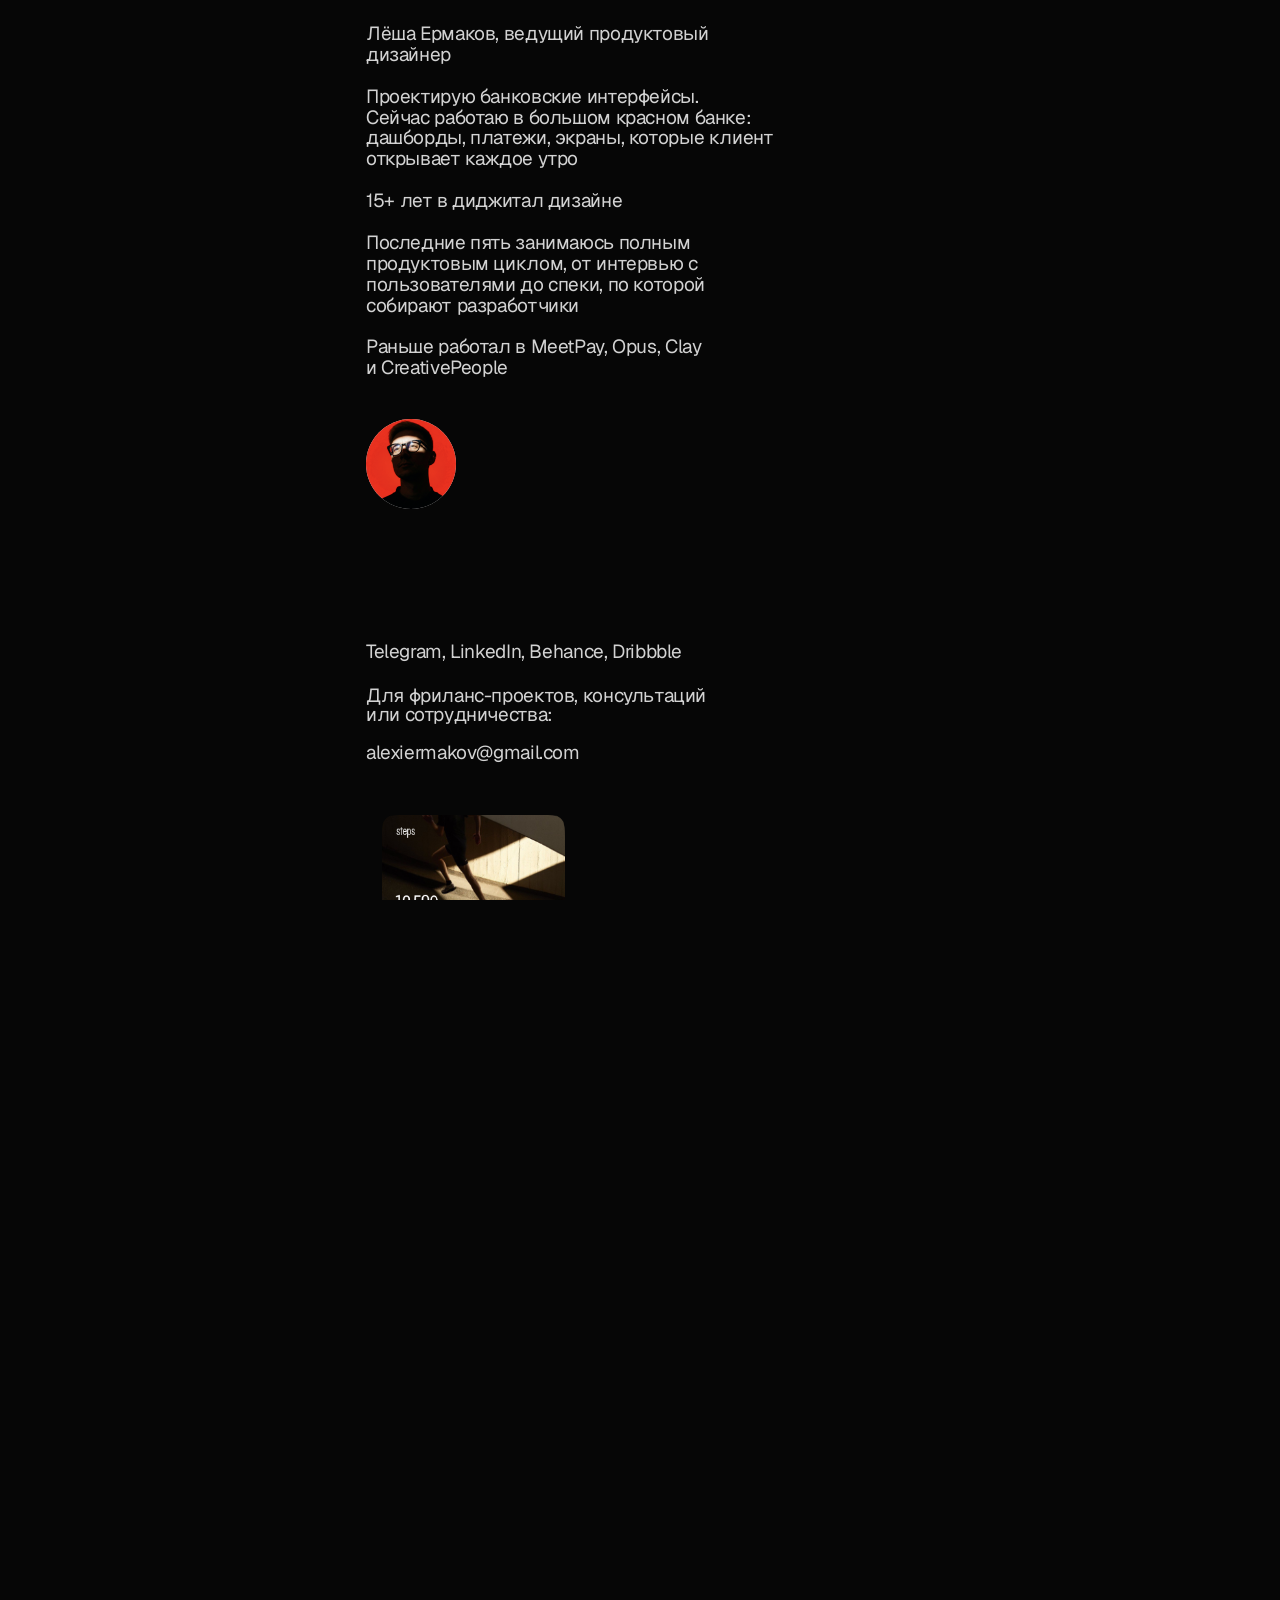
<file: index.html>
<!doctype html>
<html lang="ru">
<head>
  <meta charset="utf-8">
  <meta name="viewport" content="width=device-width, initial-scale=1">
  <title>Лёша Ермаков — ведущий продуктовый дизайнер</title>
  <meta name="description" content="Лёша Ермаков, ведущий продуктовый дизайнер. Проектирую банковские интерфейсы: дашборды, платежи, ежедневные экраны. 15+ лет в диджитал-дизайне, полный продуктовый цикл от интервью до спеки.">
  <meta name="author" content="Лёша Ермаков">
  <meta name="robots" content="index, follow, max-image-preview:large">
  <meta name="theme-color" content="#060606">
  <link rel="canonical" href="https://alexiermakov.com/">

  <!-- Open Graph / соцсети и мессенджеры -->
  <meta property="og:type" content="profile">
  <meta property="og:site_name" content="Лёша Ермаков">
  <meta property="og:locale" content="ru_RU">
  <meta property="og:url" content="https://alexiermakov.com/">
  <meta property="og:title" content="Лёша Ермаков — ведущий продуктовый дизайнер">
  <meta property="og:description" content="Проектирую банковские интерфейсы. 15+ лет в диджитал-дизайне.">
  <meta property="og:image" content="https://alexiermakov.com/assets/og-avatar.png">
  <meta property="og:image:width" content="501">
  <meta property="og:image:height" content="512">
  <meta property="og:image:alt" content="Лёша Ермаков">
  <meta property="profile:first_name" content="Лёша">
  <meta property="profile:last_name" content="Ермаков">
  <meta name="twitter:card" content="summary">

  <link rel="icon" type="image/png" sizes="32x32" href="assets/favicon-32.png">
  <link rel="apple-touch-icon" href="assets/apple-touch-icon.png">

  <link rel="preconnect" href="https://fonts.googleapis.com">
  <link rel="preconnect" href="https://fonts.gstatic.com" crossorigin>
  <link href="https://fonts.googleapis.com/css2?family=Geist:wght@400&family=Host+Grotesk:wght@400;500&family=Atkinson+Hyperlegible+Mono:wght@500&family=Wix+Madefor+Text:wght@500;600&family=Manrope:wght@500;600;700&family=DM+Mono:wght@500&display=swap" rel="stylesheet">
  <link rel="preload" href="assets/fonts/lebowski-regular.woff2" as="font" type="font/woff2" crossorigin>
  <link rel="stylesheet" href="styles.css?v=8">
  <script>
    // Hide the first screen until intro.js plays its entrance (skipped for reduced motion);
    // if the script never runs, the page shows itself after a few seconds anyway
    if (!matchMedia('(prefers-reduced-motion: reduce)').matches) {
      document.documentElement.classList.add('reveal');
      setTimeout(function () { document.documentElement.classList.remove('reveal', 'reveal-go'); }, 6000);
    }
  </script>
  <link rel="stylesheet" href="cards.css?v=71">

  <script type="application/ld+json">
  {
    "@context": "https://schema.org",
    "@type": "ProfilePage",
    "url": "https://alexiermakov.com/",
    "inLanguage": "ru",
    "mainEntity": {
      "@type": "Person",
      "name": "Лёша Ермаков",
      "alternateName": ["Алексей Ермаков", "Alexey Ermakov"],
      "jobTitle": "Ведущий продуктовый дизайнер",
      "description": "Проектирую банковские интерфейсы: дашборды, платежи, экраны, которые клиент открывает каждое утро.",
      "image": "https://alexiermakov.com/assets/og-avatar.png",
      "url": "https://alexiermakov.com/",
      "knowsAbout": ["Продуктовый дизайн", "UX", "UI", "Банковские интерфейсы", "Финтех"]
    }
  }
  </script>
</head>
<body>
  <main class="scene" id="scene">
    <div class="viewport">
      <div class="stage" id="stage">

        <!-- Work samples: rise from the bottom while scrolling -->
        <div class="item card steps" id="steps" role="img" aria-label="Виджет шагов: 12 590" data-smooth-radius="20">
          <img class="steps__img" src="assets/cards/steps.jpg" alt="">
          <span class="steps__label">steps</span>
          <span class="steps__value" data-count="12,590">12,590</span>
        </div>

        <div class="item card phone" id="phone" role="group" aria-label="Экран приложения для фокуса">
          <img class="phone__shadow" src="assets/cards/iphone-shadow.png" alt="" loading="lazy">
          <img class="phone__frame" src="assets/cards/iphone-frame.png" alt="" loading="lazy">
          <div class="phone__under"></div>
          <div class="phone__screen">
            <div class="ph-status">
              <span class="ph-status__time">9:41</span>
              <img class="ph-status__icons" src="assets/cards/status.svg" alt="">
            </div>
            <div class="ph-row ph-header">
              <div class="ph-user">
                <span class="ph-ava"><img class="ph-ava__bg" src="assets/cards/ava-bg.png" alt=""><img class="ph-ava__face" src="assets/cards/ava-face.png" alt=""></span>
                <span>Jay Dow Johnson</span>
                <img class="ph-chev" src="assets/cards/chevron-3.svg" alt="">
              </div>
              <div class="ph-token">
                <span>1425</span>
                <span class="ph-token__icon"><img src="assets/cards/token.svg" alt=""></span>
              </div>
            </div>
            <div class="ph-row ph-level">
              <div class="ph-level__info">
                <span><b>10 </b>Level</span>
                <span class="ph-level__bar"><i></i><i></i></span>
              </div>
              <span class="ph-connect"><img src="assets/cards/connect.svg" alt="">Connect</span>
            </div>
            <div class="ph-tabs">
              <span class="ph-tabs__breath"><span>Breath</span><i></i></span>
              <span class="ph-tabs__focus">Focus</span>
            </div>
            <div class="ph-info">
              <span class="ph-info__icon"><img src="assets/cards/info.svg" alt=""></span>
              <span class="ph-circle"><span class="ph-info__filter"><img src="assets/cards/filter.svg" alt=""></span></span>
            </div>
            <span class="ph-task">Enter task name</span>
            <span class="ph-circle ph-invite"><img src="assets/cards/person.svg" alt=""></span>
            <div class="ph-picker" role="slider" tabindex="0" aria-orientation="vertical" aria-label="Длительность фокуса, минуты" aria-valuemin="5" aria-valuemax="120" aria-valuenow="25" aria-valuetext="25 min">
              <div class="ph-picker__main"><span class="ph-picker__num">25</span><span class="ph-picker__unit">min</span></div>
              <span class="ph-picker__alt ph-picker__alt--top">30</span>
              <i class="ph-picker__fade ph-picker__fade--top"></i>
              <span class="ph-picker__alt ph-picker__alt--bottom">20</span>
              <i class="ph-picker__fade ph-picker__fade--bottom"></i>
              <img class="ph-picker__line" style="top:41.84px" src="assets/cards/line.svg" alt="">
              <img class="ph-picker__line" style="top:92.41px" src="assets/cards/line.svg" alt="">
            </div>
            <div class="ph-reward">
              <span class="ph-muted">Reward</span>
              <span class="ph-reward__badge">
                <span class="ph-reward__t"><img src="assets/cards/reward-t.svg" alt=""></span>
                <span class="ph-reward__shape"><span><img src="assets/cards/reward-shape.svg" alt=""></span></span>
                <span class="ph-reward__num">25</span>
              </span>
              <img class="ph-chev" src="assets/cards/chevron-1.svg" alt="">
            </div>
            <span class="ph-pill ph-sound"><img src="assets/cards/sound.svg" alt=""><span>Forest Noise Soundscape for Focus</span></span>
            <span class="ph-pill ph-mode">Pomodoro<img class="ph-chev" src="assets/cards/chevron-2.svg" alt=""></span>
            <span class="ph-start">Start</span>
            <span class="ph-strict">Strict Mode<img src="assets/cards/switch.svg" alt=""></span>
            <div class="ph-tabbar">
              <span><img src="assets/cards/tab-home.svg" alt="">Home</span>
              <span><img src="assets/cards/tab-tasks.svg" alt="">Tasks</span>
              <span><img src="assets/cards/tab-leaderboard.svg" alt="">Leaderboard</span>
              <span><img src="assets/cards/tab-friends.svg" alt="">Friends</span>
            </div>
            <i class="ph-home"></i>
          </div>
        </div>

        <!-- Glass: a live prompt. Create floods the window red and summons the devil -->
        <form class="item card ai" id="ai" aria-label="Поле ввода AI-ассистента" autocomplete="off">
          <div class="ai__back" aria-hidden="true">
            <i class="ai__b1"></i><i class="ai__b1 ai__b1--red"></i>
            <i class="ai__b2"></i><i class="ai__b3"></i>
            <i class="ai__b4"></i><i class="ai__b4 ai__b4--red"></i>
            <span class="ai__ghost" style="left:19.74px;width:78.131px">Back</span>
            <span class="ai__ghost" style="left:114.32px;width:91.29px">Cancel</span>
            <span class="ai__ghost ai__ghost--primary" style="left:272.22px;width:102.804px">Create project</span>
          </div>
          <div class="ai__input" data-smooth-radius="32.897">
            <label class="ai__field">
              <span class="visually-hidden">Запрос</span>
              <input class="ai__prompt" type="text" name="prompt" placeholder="Ask anything..." maxlength="80" spellcheck="false">
              <i class="ai__caret" aria-hidden="true"></i>
            </label>
            <button class="lg-btn" type="button" data-action="back" style="left:19.18px">
              <span class="lg-btn__under" aria-hidden="true"><i class="lg-btn__ring"></i><i class="lg-btn__shine"></i><span class="lg-btn__mirror">Back</span></span>
              <span class="lg-btn__glass" aria-hidden="true"></span>
              <span class="lg-btn__label">Back</span>
            </button>
            <button class="lg-btn" type="reset" style="left:103.18px">
              <span class="lg-btn__under" aria-hidden="true"><i class="lg-btn__ring"></i><i class="lg-btn__shine"></i><span class="lg-btn__mirror">Cancel</span></span>
              <span class="lg-btn__glass" aria-hidden="true"></span>
              <span class="lg-btn__label">Cancel</span>
            </button>
            <button class="lg-btn lg-btn--primary" type="submit" style="left:270.18px">
              <span class="lg-btn__under" aria-hidden="true"><i class="lg-btn__ring"></i><i class="lg-btn__shine"></i><span class="lg-btn__mirror">Create</span></span>
              <span class="lg-btn__glass" aria-hidden="true"></span>
              <span class="lg-btn__label">Create</span>
            </button>
            <i class="ai__flood" aria-hidden="true"></i>
          </div>
          <button class="ai__devil" type="button" aria-label="Вернуть окно"></button>
        </form>

        <div class="item card trade" id="trade" role="group" aria-label="Форма сделки">
          <i class="trade__grab"></i>
          <div class="trade__top">
            <div class="trade__seg"><span class="is-active">Long</span><span>Short</span></div>
            <span class="trade__select">Market<img src="assets/cards/chevron.svg" alt=""></span>
          </div>
          <div class="trade__body">
            <span class="trade__label">Risk</span>
            <div class="trade__input"><span class="trade__value">250</span><span>USDC</span></div>
            <div class="trade__slider" role="slider" tabindex="0" aria-label="Риск, USDC" aria-valuemin="10" aria-valuemax="1250" aria-valuenow="250">
              <div class="trade__track"><span class="trade__dots"></span></div>
              <i class="trade__fill"></i>
              <i class="trade__knob"></i>
            </div>
            <p class="trade__hint">This trade risks<b> <span class="trade__value">250</span> USDC</b> of your<b> account</b></p>
          </div>
          <span class="trade__buy">Market Buy BTC<img src="assets/cards/btn-icon.svg" alt=""></span>
        </div>

        <div class="item card bars" id="bars" role="group" aria-label="Выбор уровня риска">
          <div class="bars__head"><span>Risk</span><span class="bars__pct">5%</span></div>
          <div class="bars__row" role="slider" tabindex="0" aria-label="Риск, % счёта" aria-valuemin="0" aria-valuemax="100" aria-valuenow="5" aria-valuetext="5%">
            <i style="height:13px;background:#87f840"></i><i style="height:15px;background:#a5f930"></i><i style="height:17px;background:#a5f930"></i><i style="height:21px;background:#e1fd10"></i>
            <span class="bars__pointer"><span><img src="assets/cards/pointer.svg" alt=""></span></span>
          </div>
          <div class="bars__chips"><span>0%</span><span>10%</span><span>20%</span><span>50%</span><span>MAX</span></div>
          <p class="bars__hint">This trade risks<b> <span class="bars__risk">14% ($500)</span></b> of your<b> account</b></p>
        </div>

        <div class="item card margin" id="margin" role="img" aria-label="Карточка маржи">
          <div class="margin__info">
            <div class="margin__head"><span>Total Margin Equity</span><b>$125,000</b></div>
            <div class="margin__control">
              <div class="margin__glow"><i style="width:55px;background:#ae4540"></i><i style="width:2px;background:#ff1"></i><i style="width:221px;background:#26a1ff"></i><i style="width:56px;background:#2bc7dc"></i></div>
              <span class="margin__call"><i></i><span class="margin__pattern"><img src="assets/cards/pattern.svg" alt=""></span></span>
              <i class="margin__spacer"></i>
              <i class="margin__used"></i>
              <i class="margin__avail"></i>
            </div>
            <ul class="margin__rows">
              <li><img src="assets/cards/dot-1.svg" alt=""><span>Distance to Margin Call</span><b>80%</b><small>($100,000)</small></li>
              <li><img src="assets/cards/dot-2.svg" alt=""><span>Available</span><b>68%</b><small>($85,000)</small></li>
              <li><img src="assets/cards/dot-3.svg" alt=""><span>In trades</span><b>32%</b><small>($40,000)</small></li>
            </ul>
          </div>
          <img class="margin__divider" src="assets/cards/divider.svg" alt="">
          <div class="margin__actions">
            <span><img src="assets/cards/icon-margin.svg" alt="">Add margin</span>
            <span><img src="assets/cards/icon-alert.svg" alt="">Add alert</span>
          </div>
        </div>

        <div class="item card withdraw" id="withdraw" role="img" aria-label="Виджет вывода средств" data-smooth-radius="33.825">
          <span class="withdraw__glow"><img src="assets/cards/withdraw-glow.svg" alt=""></span>
          <img class="withdraw__icon" src="assets/cards/withdraw-icon.svg" alt="">
          <span class="withdraw__sum">320 000 ₽</span>
          <span class="withdraw__note">Вывести себе<br>без комисии</span>
          <span class="withdraw__progress"><i></i><i></i></span>
        </div>

        <div class="item card streak" id="streak" role="group" aria-label="Виджет тренировок" data-smooth-radius="33.159">
          <span class="streak__label" style="top:32.4px">workouts</span>
          <span class="streak__num" aria-live="polite">12</span>
          <span class="streak__label" style="top:150.99px">day streak</span>
          <!-- The plus is an SVG: two 1.66px bars drawn by CSS landed on different
               subpixels inside the scaled, moving card and came out crooked -->
          <button class="streak__plus" type="button" aria-label="Добавить тренировку">
            <svg viewBox="0 0 14 14" aria-hidden="true"><path d="M7 .4v13.2M.4 7h13.2"/></svg>
          </button>
        </div>

        <div class="item card wolves" id="wolves" role="img" aria-label="Иллюстрация" data-smooth-radius="39.509">
          <img src="assets/cards/wolves.jpg" alt="" loading="lazy">
        </div>

        <!-- Money and To Do (Figma: "Money" and "Дела на сегодня" in Desktop 8–9) -->
        <div class="item card money" id="money" role="group" tabindex="0" aria-label="Виджет баланса: 2 671 888,19 долларов, плюс 3,43%. Стрелками влево и вправо можно двигать указатель по графику">
          <!-- What the card's glass refracts (Figma GLASS: refraction .4, depth 35.9, dispersion .55) -->
          <div class="money__under" data-glass="0.4 35.89 0.55" data-glass-radius="31.9">
            <img class="money__base" src="assets/finance/money-base.svg" alt="">
            <i class="money__glow"></i>
            <span class="money__chart"><i class="money__area"></i><img src="assets/finance/money-chart.svg" alt=""></span>
            <i class="money__head"></i>
          </div>
          <i class="money__glass"></i>
          <div class="money__title">
            <span class="fin-label">Money</span>
            <div class="money__figures">
              <span class="fin-amount"><span class="fin-dim">$</span><span class="money__int">2 671 888</span><span class="fin-dim money__cents">,19</span></span>
              <span class="money__delta">+<span class="money__pct">3,43</span>%<img src="assets/finance/arrow-up.svg" alt=""></span>
            </div>
          </div>
          <img class="money__info" src="assets/finance/info.svg" alt="">
          <div class="money__timeline">
            <span>May</span><span>June</span><span>July</span><span>Aug</span><span>Sept</span><span>Oct</span>
          </div>
          <!-- Chart indicator: a ring at rest; on hover / drag / arrow keys it becomes a glass
               bead (Figma GLASS: refraction .68, dispersion .71) with guide lines -->
          <div class="money__pointer" aria-hidden="true">
            <i class="money__guide money__guide--top"></i>
            <i class="money__guide money__guide--bottom"></i>
            <i class="money__ring"></i>
            <span class="money__bead">
              <span class="money__bead-lens"><img src="assets/finance/money-chart.svg" alt=""></span>
              <span class="money__bead-rim"><img src="assets/finance/money-chart.svg" alt=""></span>
              <i class="money__bead-glass"></i>
            </span>
          </div>
        </div>

        <div class="item card todo" id="todo" role="img" aria-label="Виджет задач: оплатить кредит 1 184 602,40 долларов, нужно ваше действие">
          <i class="todo__plate todo__plate--back"></i>
          <i class="todo__plate todo__plate--mid"></i>
          <div class="todo__card">
            <div class="todo__under" data-glass="0.4 35.04 0.55" data-glass-radius="31.145">
              <img class="todo__base" src="assets/finance/todo-base.svg" alt="">
              <i class="todo__glow"></i>
            </div>
            <i class="todo__glass"></i>
            <span class="fin-label todo__name">To Do</span>
            <div class="todo__title">
              <span class="fin-amount"><span class="fin-dim">$</span>1 184 602<span class="fin-dim">,40</span></span>
              <span class="fin-label">Pay for credit</span>
            </div>
            <div class="todo__action">
              <img src="assets/finance/warning.svg" alt="">
              <span>Need your action</span>
              <img src="assets/finance/chevron-right.svg" alt="">
            </div>
          </div>
        </div>

        <!-- Intro: text leaves, photo slides to the right corner, contacts stay -->
        <section class="item intro" id="intro">
          <div class="text">
            <h1>Лёша Ермаков, ведущий продуктовый<br>дизайнер</h1>
            <p>Проектирую банковские интерфейсы.<br>
              Сейчас работаю в большом красном банке: дашборды, платежи, экраны, которые клиент открывает каждое утро</p>
            <p>15+ лет в диджитал дизайне</p>
            <p>Последние пять занимаюсь полным продуктовым циклом, от интервью с пользователями до спеки, по которой собирают разработчики</p>
            <p>Раньше работал в MeetPay, Opus, Clay<br>и CreativePeople</p>
          </div>
        </section>

        <div class="item avatar" id="avatar">
          <img src="assets/avatar-220.png" width="215" height="220" alt="Лёша Ермаков, продуктовый дизайнер">
        </div>

        <footer class="item contacts" id="contacts">
          <p class="contacts__line">
            <a href="#" rel="me">Telegram</a>, <a href="#" rel="me">LinkedIn</a>, <a href="#" rel="me">Behance</a>, <a href="#" rel="me">Dribbble</a>
          </p>
          <div class="contacts__extra">
            <p>Для фриланс-проектов, консультаций<br>или сотрудничества:</p>
            <p><a class="email" data-e="moc.liamg|vokamreixela">alexiermakov [at] gmail.com</a></p>
          </div>
        </footer>

      </div>
    </div>
  </main>
  <script>
    // Email is assembled at runtime so scrapers don't find it in the HTML
    document.querySelectorAll('.email').forEach(function (a) {
      var p = a.dataset.e.split('').reverse().join('').split('|');
      var e = p[0] + String.fromCharCode(64) + p[1];
      a.href = 'mailto:' + e;
      a.textContent = e;
    });
  </script>
  <script src="intro.js?v=1"></script>
  <script src="cards.js?v=29"></script>
  <script src="scroll.js?v=10"></script>
  <script src="glitch.js?v=9"></script>
</body>
</html>
</file>
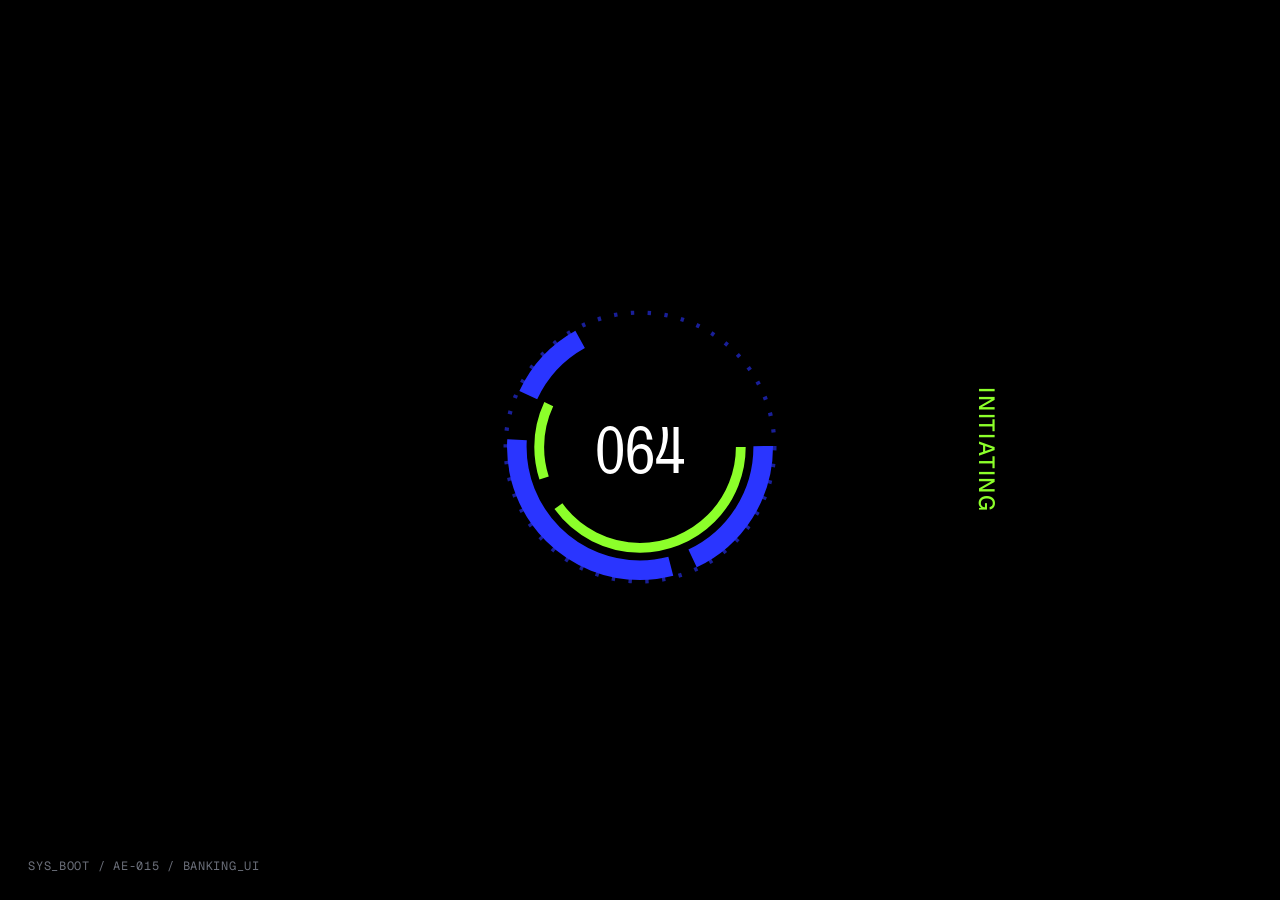
<file: experiments/cyber/index.html>
<!doctype html>
<html lang="ru">
<head>
  <meta charset="utf-8">
  <meta name="viewport" content="width=device-width, initial-scale=1">
  <title>Лёша Ермаков — ведущий продуктовый дизайнер</title>
  <meta name="description" content="Лёша Ермаков, ведущий продуктовый дизайнер. Проектирую банковские интерфейсы.">
  <!-- Experimental variant of the homepage: kept out of search, the canonical page is the main one -->
  <meta name="robots" content="noindex, follow">
  <link rel="canonical" href="https://alexiermakov.com/">
  <meta name="theme-color" content="#060606">
  <link rel="icon" type="image/png" sizes="32x32" href="../../assets/favicon-32.png">

  <link rel="preconnect" href="https://fonts.googleapis.com">
  <link rel="preconnect" href="https://fonts.gstatic.com" crossorigin>
  <link href="https://fonts.googleapis.com/css2?family=Geist:wght@400;500&family=Geist+Mono:wght@400;500&display=swap" rel="stylesheet">
  <link rel="preload" href="../../assets/fonts/lebowski-regular.woff2" as="font" type="font/woff2" crossorigin>
  <link rel="stylesheet" href="cyber.css?v=3">
</head>
<body>
  <!-- Boot sequence: ring + counter, then a hard cut to the page -->
  <div class="boot" id="boot" aria-hidden="true">
    <div class="boot__ring">
      <svg viewBox="0 0 200 200">
        <circle pathLength="100" class="seg seg--a" cx="100" cy="100" r="88"></circle>
        <circle pathLength="100" class="seg seg--b" cx="100" cy="100" r="72"></circle>
        <circle pathLength="100" class="seg seg--ticks" cx="100" cy="100" r="96"></circle>
      </svg>
      <span class="boot__count" id="bootCount">000</span>
    </div>
    <span class="boot__label">INITIATING</span>
    <span class="boot__code">SYS_BOOT / AE-015 / BANKING_UI</span>
  </div>

  <div class="viewport">
    <main class="hud" id="hud">
      <!-- Top status bar -->
      <header class="bar bar--top">
        <span class="mono">AE//SYS <b>v15+</b></span>
        <span class="mono status"><i class="dot"></i>STATUS: <b>ONLINE</b></span>
        <span class="mono"><span class="muted">MSK</span> <b id="clock">--:--:--</b></span>
      </header>

      <section class="intro">
        <p class="mono label" data-decode>// SUBJECT_ID 0001 — PRODUCT_DESIGN</p>
        <h1 class="name">
          <span class="name__line" data-decode>ЛЁША</span>
          <span class="name__line" data-decode>ЕРМАКОВ</span>
        </h1>
        <p class="role"><span class="mono muted">ROLE:</span> <span data-decode>ведущий продуктовый дизайнер</span></p>

        <dl class="data">
          <div class="data__row">
            <dt class="mono">01 / FOCUS</dt>
            <dd data-decode>Проектирую банковские интерфейсы. Сейчас работаю в большом красном банке: дашборды, платежи, экраны, которые клиент открывает каждое утро</dd>
          </div>
          <div class="data__row">
            <dt class="mono">02 / EXP</dt>
            <dd data-decode>15+ лет в диджитал дизайне</dd>
          </div>
          <div class="data__row">
            <dt class="mono">03 / CYCLE</dt>
            <dd data-decode>Последние пять занимаюсь полным продуктовым циклом, от интервью с пользователями до спеки, по которой собирают разработчики</dd>
          </div>
          <div class="data__row">
            <dt class="mono">04 / LOG</dt>
            <dd data-decode>Раньше работал в MeetPay, Opus, Clay и CreativePeople</dd>
          </div>
        </dl>
      </section>

      <!-- Photo inside rotating segmented HUD rings -->
      <figure class="scan">
        <svg class="scan__rings" viewBox="0 0 400 400" aria-hidden="true">
          <circle pathLength="100" class="ring ring--ticks" cx="200" cy="200" r="194"></circle>
          <circle pathLength="100" class="ring ring--outer" cx="200" cy="200" r="176"></circle>
          <circle pathLength="100" class="ring ring--mid" cx="200" cy="200" r="152"></circle>
          <circle pathLength="100" class="ring ring--inner" cx="200" cy="200" r="132"></circle>
        </svg>
        <div class="scan__photo">
          <img src="../../assets/avatar-220.png" width="215" height="220" alt="Лёша Ермаков, продуктовый дизайнер">
          <i class="scan__line" aria-hidden="true"></i>
        </div>
        <figcaption class="mono scan__meta">
          <span>MATCH <b id="match">000</b>%</span>
          <span class="muted">LAT 55.75 / LON 37.61</span>
        </figcaption>
        <span class="corner corner--tl" aria-hidden="true"></span>
        <span class="corner corner--tr" aria-hidden="true"></span>
        <span class="corner corner--bl" aria-hidden="true"></span>
        <span class="corner corner--br" aria-hidden="true"></span>
      </figure>

      <footer class="contact">
        <nav class="links" aria-label="Контакты">
          <a href="#" rel="me">[ TELEGRAM ]</a>
          <a href="#" rel="me">[ LINKEDIN ]</a>
          <a href="#" rel="me">[ BEHANCE ]</a>
          <a href="#" rel="me">[ DRIBBBLE ]</a>
        </nav>
        <p class="hire">
          <span class="mono muted">FREELANCE / CONSULT / COLLAB →</span>
          <a class="email" data-e="moc.liamg|vokamreixela">alexiermakov [at] gmail.com</a>
        </p>
      </footer>

      <!-- Marquee band: the word cycles, sometimes into an ERROR -->
      <div class="ticker" aria-hidden="true">
        <div class="ticker__track" id="ticker"></div>
      </div>
    </main>
  </div>

  <script>
    // Email is assembled at runtime so scrapers don't find it in the HTML
    document.querySelectorAll('.email').forEach(function (a) {
      var p = a.dataset.e.split('').reverse().join('').split('|');
      var e = p[0] + String.fromCharCode(64) + p[1];
      a.href = 'mailto:' + e;
      a.textContent = e;
    });
  </script>
  <script src="cyber.js?v=1"></script>
  <script src="../../glitch.js?v=9"></script>
</body>
</html>
</file>
<file: styles.css>
:root {
  --bg: #060606;
  --text: #d2d2d2;
  --avatar-bg: #dedede;
}

*,
*::before,
*::after {
  box-sizing: border-box;
}

html,
body {
  margin: 0;
  padding: 0;
}

body {
  background: var(--bg);
  color: var(--text);
  font-family: "Geist", sans-serif;
  font-weight: 400;
  font-size: 19px;
  letter-spacing: -0.02em; /* -0.38px at 19px */
  -webkit-font-smoothing: antialiased;
  -moz-osx-font-smoothing: grayscale;
}

a {
  color: inherit;
  text-decoration: none;
  transition: opacity 0.15s ease;
}

a:hover {
  opacity: 0.6;
}

a:focus-visible {
  outline: 1px solid var(--text);
  outline-offset: 2px;
}

/* Hidden visually, still read by screen readers */
.visually-hidden {
  position: absolute;
  width: 1px;
  height: 1px;
  overflow: hidden;
  clip-path: inset(50%);
  white-space: nowrap;
}

/* ---------- Scene: the Figma frames pinned to the viewport at 1:1 size ---------- */
/* scroll.js sets the scene height and every item's transform */

.scene {
  position: relative;
}

.viewport {
  position: sticky;
  top: 0;
  height: 100vh;
  overflow: hidden;
}

.stage {
  position: absolute;
  inset: 0;
}

.item {
  position: absolute;
  top: 0;
  left: 0;
  transform-origin: 0 0;
  will-change: transform, opacity;
}

/* ---------- Intro ---------- */

.intro {
  width: 424px;
  padding-top: 24px;
}

/* Browser Geist sets a hair narrower than Figma's; 418px reproduces the design's line breaks */
.intro .text {
  max-width: 418px;
}

/* Paragraphs separated by one empty line, as in the design */
.text {
  line-height: 1.1;
}

/* h1 is semantic only: visually identical to body text */
.text h1 {
  font: inherit;
  letter-spacing: inherit;
}

.text > * {
  margin: 0;
}

.text > * + * {
  margin-top: 1.1em;
}

.avatar {
  width: 90px;
  height: 90px;
  border-radius: 50%;
  background: var(--avatar-bg);
  overflow: hidden;
}

.avatar img {
  position: absolute;
  left: -5.6px;
  top: -11.64px;
  width: 107.246px;
  height: 109.694px;
  max-width: none;
  object-fit: cover;
}

/* ---------- Contacts ---------- */

.contacts {
  padding: 24px 0;
  width: 425px;
}

.contacts p {
  margin: 0;
}

.contacts__line {
  display: inline-block;
  line-height: 1.5;
  white-space: nowrap;
}

.contacts__extra {
  margin-top: 19px;
  line-height: 1;
}

.contacts__extra p + p {
  margin-top: 19px;
}

/* ---------- Glitch overlay (glitch.js) ---------- */

.glitch {
  position: fixed;
  inset: 0;
  z-index: 100;
  width: 100%;
  height: 100%;
  pointer-events: none;
  image-rendering: pixelated;
  opacity: 0;
}

/* ---------- Narrow screens: a plain column instead of the scroll scene ---------- */

@media (max-width: 1023px) {
  .scene {
    overflow-x: clip;
  }

  .viewport {
    position: static;
    height: auto;
    overflow: visible;
  }

  .stage {
    position: static;
    width: auto;
    height: auto;
    display: flex;
    flex-direction: column;
    align-items: flex-start;
    gap: 40px;
    padding: 24px 16px 48px;
  }

  .item {
    position: relative;
    flex-shrink: 0;
  }

  .intro {
    order: -3;
    width: auto;
    max-width: 424px;
    padding-top: 0;
  }

  .avatar {
    order: -2;
  }

  .contacts {
    order: -1;
    width: auto;
    padding: 0 0 24px;
  }

  .contacts__line {
    white-space: normal;
  }

  .card {
    align-self: center;
  }

  /* The Glass card paints a page-coloured backdrop 80px past its edges (for its blend
     layers); in the column that would cover the bottom of the phone above it */
  .item {
    z-index: 1;
  }

  .ai {
    z-index: 0;
  }
}

/* ---------- First screen entrance (intro.js) ----------
   Words rise out of a blur line by line, the photo settles in, and the first widget
   floats up from below after the last line. html.reveal = waiting, reveal-go = playing. */
.rv-w {
  display: inline-block;
}

.reveal .rv-w {
  opacity: 0;
  transform: translateY(0.45em);
  filter: blur(6px);
}

.reveal.reveal-go .rv-w {
  opacity: 1;
  transform: none;
  filter: blur(0);
  transition: opacity 0.7s ease-out, transform 0.7s cubic-bezier(0.2, 0.8, 0.2, 1), filter 0.7s ease-out;
}

/* Until the words are wrapped, keep the text blocks themselves hidden */
.reveal:not(.reveal-go) #intro .text,
.reveal:not(.reveal-go) #contacts {
  visibility: hidden;
}

/* The photo rises from below. Only translate: the individual scale property is applied
   after scroll.js's translate3d, so it scaled the photo's position too and the photo
   swept in from the side. */
.reveal .avatar {
  opacity: 0;
  translate: 0 28px;
}

.reveal.reveal-go .avatar {
  opacity: 1;
  translate: 0 0;
  transition: opacity 0.7s ease-out, translate 0.9s cubic-bezier(0.22, 1.2, 0.36, 1);
}

/* translate, not transform: scroll.js owns the widget's transform */
.reveal #steps {
  opacity: 0;
  translate: 0 160px;
}

.reveal.reveal-go #steps {
  opacity: 1;
  translate: 0 0;
  transition: opacity 0.6s ease-out, translate 1s cubic-bezier(0.22, 1.2, 0.36, 1);
}
</file>
<file: cards.css>
/* Work-sample cards from the Figma frames Desktop 2–8.
   Sizes and offsets are the design's own px values. */

@font-face {
  font-family: "Lebowski";
  src: url("assets/fonts/lebowski-regular.woff2") format("woff2");
  font-weight: 400;
  font-style: normal;
  font-display: swap;
}

.card,
.card * {
  letter-spacing: normal;
}

.card img {
  display: block;
  max-width: none;
}

.card p {
  margin: 0;
}

/* Wrappers whose image overflows them, like Figma's negative-inset icons */
.card [class$="__icon"],
.card .ph-info__filter,
.ph-reward__t,
.ph-reward__shape > span,
.margin__pattern,
.withdraw__glow,
.bars__pointer > span {
  position: relative;
  display: block;
  flex-shrink: 0;
}

.card [class$="__icon"] > img,
.card .ph-info__filter > img,
.ph-reward__t > img,
.ph-reward__shape img,
.margin__pattern > img,
.withdraw__glow > img,
.bars__pointer img {
  position: absolute;
  width: auto;
  height: auto;
}

/* ---------- Steps ---------- */

/* cards.js swaps the radius for a 80%-smoothed squircle clip-path, as in Figma */
.steps {
  width: 282.254px;
  height: 167px;
  border-radius: 20px;
  background: #fff;
  overflow: hidden;
  font-feature-settings: "case" 1, "ordn" 1, "ss01" 1, "ss02" 1;
}

.steps__img {
  position: absolute;
  left: 0;
  top: -70.09px;
  width: 282.254px;
  height: 352.817px;
  object-fit: cover;
}

.steps__label {
  position: absolute;
  left: 36.17px;
  top: 23.61px;
  transform: translate(-50%, -50%);
  font: 400 15.054px/normal "Lebowski", "Host Grotesk", sans-serif;
  letter-spacing: -0.4516px;
  color: #fff;
  white-space: nowrap;
}

.steps__value {
  position: absolute;
  left: 21.17px;
  top: 135.55px;
  transform: translateY(-50%);
  font: 400 26.344px/1.2 "Lebowski", "Host Grotesk", sans-serif;
  letter-spacing: -0.79px;
  color: #fff;
  white-space: nowrap;
}

/* Odometer: each digit is a clipped column of 0–9 that rolls to its value */
.odo {
  display: inline-flex;
  letter-spacing: 0;
}

.odo__slot {
  position: relative;
  display: inline-block;
  height: 1.2em;
  overflow: hidden;
}

.odo__reel {
  display: flex;
  flex-direction: column;
  transition: transform var(--odo-time, 1.8s) cubic-bezier(0.16, 1, 0.3, 1);
}

.odo__reel span {
  height: 1.2em;
}

/* ---------- Phone ---------- */

.phone {
  width: 272px;
  height: 550px;
  font-family: "Host Grotesk", sans-serif;
  color: #fff;
}

.phone__shadow {
  position: absolute;
  left: 0;
  top: 0;
  width: 487.29px;
  height: 680.3px;
  opacity: 0.8;
}

.phone__frame {
  position: absolute;
  inset: 0;
  width: 100%;
  height: 100%;
}

.phone__under {
  position: absolute;
  inset: 1.89% 5% 2.1% 5.43%;
  background: #000;
  border-radius: 34px;
}

.phone__screen {
  position: absolute;
  left: 14px;
  top: 11px;
  width: 244px;
  height: 528px;
  background: #000;
  border-radius: 34px;
  overflow: hidden;
  font-size: 9.991px; /* the profile name's size; only the tab bar stays smaller */
  line-height: normal;
  white-space: nowrap;
}

.phone__screen > * {
  position: absolute;
}

.ph-status {
  left: 0;
  top: 1px;
  width: 243.519px;
  height: 34.967px;
}

.ph-status__time {
  position: absolute;
  left: 33.96px;
  top: 17px;
  transform: translate(-50%, -50%);
  font: 600 10.615px/normal -apple-system, "SF Pro Display", system-ui, sans-serif;
  letter-spacing: -0.2123px;
}

.ph-status__icons {
  position: absolute;
  right: 19.5px;
  top: 50%;
  width: 48.704px;
  height: 8.742px;
  transform: translateY(-55%);
}

.ph-row {
  left: 0;
  width: 243.519px;
  height: 29.972px;
  padding: 0 9.991px;
  display: flex;
  align-items: center;
  justify-content: space-between;
}

.ph-header {
  top: 35.97px;
  font-size: 9.991px;
}

.ph-user,
.ph-token {
  display: flex;
  align-items: center;
}

.ph-user {
  gap: 4.995px;
}

.ph-user .ph-chev {
  margin-left: -2.5px;
}

.ph-ava {
  position: relative;
  width: 24.976px;
  height: 24.976px;
  border-radius: 50%;
  background: #efefef;
  overflow: hidden;
}

.ph-ava img {
  position: absolute;
  object-fit: cover;
}

.ph-ava__bg {
  left: -2.5px;
  top: -1.87px;
  width: 31.22px;
  height: 28.723px;
}

.ph-ava__face {
  left: -1.25px;
  top: -2.5px;
  width: 28.098px;
  height: 29.972px;
}

.ph-chev {
  width: 9.991px;
  height: 9.991px;
  transform: rotate(180deg);
}

.ph-token {
  gap: 7.493px;
}

.ph-token__icon {
  width: 19.981px;
  height: 19.981px;
}

.ph-token__icon > img {
  inset: 0 -12.5% -25% -12.5%;
  width: 125%;
  height: 125%;
}

.ph-level {
  top: 80.92px;
}

.ph-level__info {
  display: flex;
  flex-direction: column;
  gap: 2.498px;
}

.ph-level__info b {
  font-weight: 500;
}

.ph-level__bar {
  position: relative;
  width: 80.549px;
  height: 7.493px;
}

.ph-level__bar i {
  position: absolute;
  top: 2.81px;
  height: 2.498px;
}

.ph-level__bar i:first-child {
  left: 53.07px;
  width: 27.474px;
  background: #585858;
}

.ph-level__bar i:last-child {
  left: 0;
  width: 52.45px;
  background: #fff;
}

.ph-connect {
  display: flex;
  align-items: center;
  gap: 3.122px;
  padding: 6.244px 12.488px 6.244px 9.991px;
  border-radius: 40px;
  background: #1c1c1c;
}

.ph-connect img {
  width: 12.488px;
  height: 12.488px;
}

.ph-tabs {
  left: 0;
  top: 125.88px;
  width: 243.519px;
  height: 24.976px;
  padding: 0 9.991px;
  display: flex;
  justify-content: flex-end;
}

.ph-tabs__breath {
  position: relative;
  width: 42.46px;
  height: 24.976px;
  overflow: hidden;
}

.ph-tabs__breath span {
  position: absolute;
  left: 24.62px;
  top: 12.87px;
  transform: translate(-50%, -50%);
  font-size: 12.488px;
  letter-spacing: 0.2498px;
  opacity: 0.5;
}

.ph-tabs__breath i {
  position: absolute;
  left: 14.99px;
  top: 0;
  width: 27.474px;
  height: 24.976px;
  background: linear-gradient(-90deg, #000 0%, rgba(0, 0, 0, 0) 100%);
}

.ph-tabs__focus {
  position: absolute;
  left: calc(50% + 0.27px);
  top: 12.75px;
  transform: translate(-50%, -50%);
  font-size: 17.483px;
  letter-spacing: 0.3497px;
}

.ph-info {
  left: 9.99px;
  top: 168.34px;
  display: flex;
  align-items: center;
}

.ph-info__icon {
  width: 24.976px;
  height: 24.976px;
  margin-right: -2.498px;
}

.ph-info__icon > img {
  inset: -1.25%;
  width: 102.5%;
  height: 102.5%;
}

.ph-circle {
  display: flex;
  align-items: center;
  justify-content: center;
  width: 24.976px;
  height: 24.976px;
  border: 0.624px solid #1d1d1d;
  border-radius: 50%;
  background: #000;
}

.ph-info__filter {
  width: 11.239px;
  height: 9.366px;
}

.ph-info__filter > img {
  inset: -5% -4.17%;
  width: 108.34%;
  height: 110%;
}

.ph-task {
  left: calc(50% - 0.21px);
  top: 181.02px;
  transform: translate(-50%, -50%);
  color: #9f9f9f;
  letter-spacing: -0.0812px;
}

.ph-invite {
  left: calc(87.5% - 4.95px);
  top: 168.34px;
  background: transparent;
}

.ph-invite img {
  width: 12.488px;
  height: 12.488px;
}

.ph-picker {
  left: 22.48px;
  top: 205.81px;
  width: 199.81px;
  height: 134.872px;
  overflow: hidden;
}

.ph-picker > * {
  position: absolute;
}

/* The drum turns: drag it, scroll over it or use the arrow keys (cards.js).
   --drum-y is the live offset of the numbers while it moves. */
.ph-picker {
  --drum-y: 0px;
  cursor: grab;
  touch-action: none;
  outline: none;
}

.ph-picker.is-turning {
  cursor: grabbing;
}

.ph-picker__main,
.ph-picker__alt {
  translate: 0 var(--drum-y);
}

.ph-picker.is-settling .ph-picker__main,
.ph-picker.is-settling .ph-picker__alt {
  transition: translate 0.35s cubic-bezier(0.34, 1.4, 0.5, 1);
}

.ph-picker:focus-visible .ph-picker__num {
  text-shadow: 0 0 24.976px #eaffff, 0 0 2px #fff;
}

.ph-picker__main {
  left: calc(50% + 7.81px);
  top: 33.09px;
  transform: translateX(-50%);
  display: flex;
  align-items: baseline;
  gap: 2.498px;
}

.ph-picker__num {
  font-size: 49.953px;
  text-shadow: 0 0 24.976px #eaffff;
}

.ph-picker__unit {
  color: #9f9f9f;
  letter-spacing: -0.0812px;
}

.ph-picker__alt {
  left: calc(50% - 0.73px);
  transform: translate(-50%, -50%);
  font-size: 31.22px;
  opacity: 0.5;
}

.ph-picker__alt--top {
  top: 21px;
}

.ph-picker__alt--bottom {
  top: 114.04px;
}

.ph-picker__fade {
  left: 44.96px;
  background: linear-gradient(to bottom, #000, rgba(0, 0, 0, 0) 138.46%);
}

.ph-picker__fade--top {
  top: 5px;
  width: 108.647px;
  height: 28.098px;
}

.ph-picker__fade--bottom {
  top: 101.04px;
  width: 174px;
  height: 45px;
  transform: rotate(180deg);
}

.ph-picker__line {
  left: 0;
  width: 199.81px;
  height: 1.249px;
  margin-top: -0.62px;
}

.ph-reward {
  left: calc(43.75% + 9.7px);
  top: 348.17px;
  width: 109.271px;
  transform: translateX(-50%);
  display: flex;
  align-items: center;
  justify-content: center;
  gap: 4.995px;
}

.ph-muted {
  margin-right: 2.498px;
  color: #9f9f9f;
  letter-spacing: -0.0812px;
}

.ph-reward__badge {
  position: relative;
  width: 28.723px;
  height: 21.854px;
}

.ph-reward__t {
  position: absolute;
  left: 15.61px;
  top: 0.31px;
  width: 13.113px;
  height: 12.488px;
}

.ph-reward__t > img {
  inset: 0 -14.29% -30% -14.29%;
  width: 128.58%;
  height: 130%;
}

.ph-reward__shape {
  position: absolute;
  left: 0;
  top: 0;
  width: 19.981px;
  height: 21.854px;
  display: flex;
  align-items: center;
  justify-content: center;
}

.ph-reward__shape > span {
  width: 21.854px;
  height: 19.981px;
  transform: rotate(-90deg);
}

.ph-reward__shape img {
  inset: 0 -9.43% -25% -9.43%;
  width: 118.86%;
  height: 125%;
}

.ph-reward__num {
  position: absolute;
  left: 9.99px;
  top: 10.93px;
  transform: translate(-50%, -50%);
  font-size: 10.615px;
  font-weight: 500;
  letter-spacing: -0.3184px;
  color: #000;
}

.ph-pill {
  top: 390.01px;
  display: flex;
  align-items: center;
  gap: 2.498px;
  border: 0.624px solid #1d1d1d;
}

.ph-sound {
  left: calc(31.25% + 10.85px);
  transform: translateX(-50%);
  padding: 4.995px 12.488px 4.995px 7.493px;
  border-radius: 24.976px 0 0 24.976px;
}

.ph-sound img {
  width: 14.986px;
  height: 14.986px;
}

.ph-sound span {
  width: 43.084px;
  overflow: hidden;
  text-overflow: ellipsis;
}

.ph-mode {
  left: calc(50% + 5.38px);
  padding: 7.181px 7.493px 7.181px 9.991px;
  border-radius: 0 24.976px 24.976px 0;
}

.ph-start {
  left: calc(50% - 0.24px);
  top: 434.96px;
  width: 81.173px;
  height: 29.972px;
  transform: translateX(-50%);
  display: flex;
  align-items: center;
  justify-content: center;
  border-radius: 31.22px;
  background: #fff;
  color: #000;
  font-size: 9.991px;
  font-weight: 500;
  letter-spacing: 0.281px;
  text-transform: uppercase;
}

.ph-strict {
  left: calc(87.5% - 6.51px);
  top: 435.59px;
  transform: translateX(-50%);
  display: flex;
  flex-direction: column;
  align-items: center;
  gap: 4.995px;
  font-size: 9.991px;
  font-weight: 500;
  line-height: 1.2;
}

.ph-strict img {
  width: 24.976px;
  height: 14.986px;
}

.ph-tabbar {
  left: 0;
  top: 484.29px;
  width: 243.519px;
  padding: 0 9.991px;
  display: flex;
  justify-content: space-between;
}

.ph-tabbar span {
  width: 49.953px;
  display: flex;
  flex-direction: column;
  align-items: center;
  gap: 1.249px;
  font-size: 7.49px;
  font-weight: 500;
}

.ph-tabbar span + span {
  opacity: 0.5;
}

.ph-tabbar img {
  width: 19.981px;
  height: 19.981px;
}

.ph-home {
  left: calc(50% - 0.16px);
  bottom: 3.12px;
  width: 86.793px;
  height: 3.122px;
  transform: translateX(-50%);
  border-radius: 4px;
  background: #4b4b4b;
}

/* ---------- AI input ---------- */

.ai {
  width: 418.6px;
  height: 264px;
  font: 500 14.804px/normal -apple-system, "SF Pro Display", system-ui, sans-serif;
  color: #f3f3f3;
  white-space: nowrap;
}

.ai__back {
  position: absolute;
  left: 23.85px;
  top: 0;
  width: 394.766px;
  height: 264px;
}

.ai__back > * {
  position: absolute;
}

/* The item's transform isolates it, so the blend layers need the page colour to blend against */
.ai__back::before {
  content: "";
  position: absolute;
  inset: -80px -80px -80px -20px;
  background: #060606;
}

.ai__b1 {
  left: 128.3px;
  top: 35.36px;
  width: 266.467px;
  height: 228.636px;
  border-radius: 20.561px;
  filter: blur(32.897px);
  mix-blend-mode: darken;
  opacity: 0.5;
  background: url("data:image/svg+xml;utf8,<svg viewBox='0 0 266.47 228.64' xmlns='http://www.w3.org/2000/svg' preserveAspectRatio='none'><rect x='0' y='0' height='100%' width='100%' fill='url(%23grad)' opacity='0.3'/><defs><radialGradient id='grad' gradientUnits='userSpaceOnUse' cx='0' cy='0' r='10' gradientTransform='matrix(-23.074 18.875 -21.998 -25.743 250.92 18.505)'><stop stop-color='rgba(8,24,74,1)' offset='0'/><stop stop-color='rgba(12,27,113,1)' offset='0.19458'/><stop stop-color='rgba(17,30,152,1)' offset='0.38917'/><stop stop-color='rgba(36,49,156,1)' offset='0.46552'/><stop stop-color='rgba(56,68,161,1)' offset='0.54188'/><stop stop-color='rgba(94,105,171,1)' offset='0.69458'/><stop stop-color='rgba(133,143,180,1)' offset='0.84729'/><stop stop-color='rgba(172,180,190,1)' offset='1'/></radialGradient></defs></svg>");
}

.ai__b2,
.ai__b3 {
  left: 0;
  top: 35.36px;
  width: 394.766px;
  height: 228.636px;
  border-radius: 32.897px;
}

.ai__b2 {
  background: rgba(93, 95, 101, 0.1);
  border: 6.579px solid #1c1f26;
  filter: blur(3.29px);
}

.ai__b3 {
  background: rgba(99, 111, 136, 0.3);
  border: 4.112px solid rgba(28, 31, 38, 0.8);
  filter: blur(10.28px);
  mix-blend-mode: darken;
  opacity: 0.2;
}

.ai__b4 {
  left: 113.5px;
  top: 5.76px;
  width: 258.243px;
  height: 229.458px;
  border-radius: 32.897px;
  filter: blur(32.897px);
  mix-blend-mode: color;
  background: url("data:image/svg+xml;utf8,<svg viewBox='0 0 258.24 229.46' xmlns='http://www.w3.org/2000/svg' preserveAspectRatio='none'><rect x='0' y='0' height='100%' width='100%' fill='url(%23grad)' opacity='0.6'/><defs><radialGradient id='grad' gradientUnits='userSpaceOnUse' cx='0' cy='0' r='10' gradientTransform='matrix(-22.362 18.943 -21.319 -25.835 243.17 18.571)'><stop stop-color='rgba(6,58,224,1)' offset='0'/><stop stop-color='rgba(17,87,232,1)' offset='0.097292'/><stop stop-color='rgba(28,116,240,1)' offset='0.19458'/><stop stop-color='rgba(50,173,255,1)' offset='0.38917'/><stop stop-color='rgba(81,175,239,1)' offset='0.54188'/><stop stop-color='rgba(111,177,223,1)' offset='0.69458'/><stop stop-color='rgba(172,180,190,1)' offset='1'/></radialGradient></defs></svg>");
}

.ai__ghost {
  top: 207.25px;
  height: 37.009px;
  padding: 1.65px 0 0 14.8px;
  border: 4.112px solid rgba(28, 31, 38, 0.5);
  border-radius: 24.673px;
  background: rgba(182, 188, 200, 0.3);
  filter: blur(6.579px);
  mix-blend-mode: darken;
  overflow: hidden;
}

.ai__ghost--primary {
  background: #2a4ff6;
  filter: blur(8.224px);
}

.ai__input {
  position: absolute;
  left: 0;
  top: 6px;
  width: 395px;
  height: 228px;
  border-radius: 32.897px;
  overflow: hidden;
  background: url("data:image/svg+xml;utf8,<svg viewBox='0 0 395 228' xmlns='http://www.w3.org/2000/svg' preserveAspectRatio='none'><rect x='0' y='0' height='100%' width='100%' fill='url(%23grad)' opacity='0.05'/><defs><radialGradient id='grad' gradientUnits='userSpaceOnUse' cx='0' cy='0' r='10' gradientTransform='matrix(37.072 20.012 -34.669 63.794 17.693 27.885)'><stop stop-color='rgba(15,16,21,1)' offset='0'/><stop stop-color='rgba(33,35,47,1)' offset='0.25'/><stop stop-color='rgba(51,55,72,1)' offset='0.5'/><stop stop-color='rgba(70,74,98,1)' offset='0.75'/><stop stop-color='rgba(88,94,123,1)' offset='1'/></radialGradient></defs></svg>");
}

.ai__field {
  position: absolute;
  left: 25.5px;
  top: 25.25px;
  width: 340px;
  height: 24px;
  transition: opacity 0.2s;
}

.ai__prompt {
  all: unset;
  box-sizing: border-box;
  width: 100%;
  height: 24px;
  /* Just enough for the 2px caret: the placeholder sits right against it */
  padding-left: 3px;
  font: 500 14.804px/24px "DM Mono", ui-monospace, monospace;
  color: #fff;
  caret-color: transparent; /* the shimmering .ai__caret replaces the native one */
  cursor: text;
}

.ai__prompt::placeholder {
  color: rgba(255, 255, 255, 0.42);
  opacity: 1;
}

/* Caret in the spirit of the new Siri glow: colours flowing through a soft,
   glowing bar that blinks like a system caret; cards.js moves it to the text position */
.ai__caret {
  position: absolute;
  left: 0;
  top: 1px;
  width: 2px;
  height: 22px;
  border-radius: 2px;
  background: linear-gradient(180deg, #3d8bff, #a45cff, #ff4fa3, #ff9a3c, #42e3ff, #3d8bff);
  background-size: 100% 400%;
  pointer-events: none;
  transform: translateX(var(--cx, 0px));
  animation: siri-flow 2.4s linear infinite, caret-blink 1.06s infinite;
}

/* Glow: a blurred copy of the same flowing gradient */
.ai__caret::after {
  content: "";
  position: absolute;
  inset: -1px -1.5px;
  border-radius: 3px;
  background: inherit;
  background-size: inherit;
  animation: inherit;
  animation-name: siri-flow;
  filter: blur(2.5px);
  opacity: 0.45;
}

/* Solid while typing, like a system caret */
.ai__caret.is-typing {
  animation: siri-flow 2.4s linear infinite;
}

.ai__caret[hidden] {
  display: none;
}

@keyframes siri-flow {
  to { background-position: 0 100%; }
}

/* System-like blink: on for half a cycle, fully off for the other half, quick fades */
@keyframes caret-blink {
  0%, 44% { opacity: 1; }
  50%, 94% { opacity: 0; }
  100% { opacity: 1; }
}

@media (prefers-reduced-motion: reduce) {
  .ai__caret,
  .ai__caret::after {
    animation: none;
  }
}

/* Liquid Glass capsules, rebuilt from the Figma GLASS effect
   (refraction .32, depth 24, dispersion .32, light .8, frost 4):
   under-layer = dark ring + white shine + mirrored label; the glass layer on top
   refracts it through an SVG lens (cards.js) and adds rim light + inner shadow. */
.lg-btn {
  position: absolute;
  top: 171.18px;
  width: 72px;
  height: 36px;
  padding: 0;
  border: 0;
  border-radius: 999px;
  background: none;
  color: #fff;
  font: 500 12px/16px "DM Mono", ui-monospace, monospace;
  cursor: pointer;
  -webkit-tap-highlight-color: transparent;
  transition: opacity 0.2s;
}

.lg-btn--primary {
  width: 104px;
}

.lg-btn > span,
.lg-btn__under > * {
  position: absolute;
  pointer-events: none;
}

.lg-btn__under {
  inset: 0;
  overflow: hidden; /* clips the mirrored label to the capsule */
  border-radius: 999px;
  /* clip-path also clips the filter's output (overflow doesn't in WebKit) */
  clip-path: inset(0 round 999px);
}

/* Only the glass moves on hover/press. Scaling the whole button re-rasterised the
   label every time and the text visibly jumped, so the label stays put. */
.lg-btn__under,
.lg-btn__glass {
  /* Spring back like an interactive glass element */
  transition: transform 0.5s cubic-bezier(0.34, 1.9, 0.5, 1);
  will-change: transform;
}

/* Figma's dark ring under the glass, diffused so it reads as depth inside the glass
   rather than a second outline */
.lg-btn__ring {
  left: 4px;
  top: 4px;
  width: 64px;
  height: 31px;
  border: 5px solid rgba(0, 0, 0, 0.22);
  border-radius: 999px;
  box-sizing: border-box;
  filter: blur(3px);
}

/* The lens stretches the blue pill out to the rim, so the fill spans the whole capsule */
.lg-btn--primary .lg-btn__ring {
  left: 0;
  top: 0;
  width: 100%;
  height: 100%;
  border: 0;
  background: #2d57dc;
  filter: none;
}

.lg-btn__shine {
  left: 50%;
  top: 27px;
  width: 50px;
  height: 10px;
  margin-left: -25px;
  border-radius: 50%;
  background: linear-gradient(to bottom, rgba(255, 255, 255, 0.5), rgba(255, 255, 255, 0.25) 45%, #fff);
  opacity: 0.5; /* softer than Figma: the lens already spreads it under the label */
}

.lg-btn__mirror {
  left: 50%;
  top: 20.51px;
  transform: translateX(-50%);
  opacity: 0.3;
  white-space: nowrap;
}

/* The glass itself: lens on the backdrop, hairline edge, rim light, inner shadow */
.lg-btn__glass {
  inset: 0;
  border: 0.3px solid #000; /* hairline outline on every button */
  border-radius: 999px;
  /* Figma light .8 from above: the glass body brightens towards the bottom edge */
  background: linear-gradient(to bottom, rgba(255, 255, 255, 0.03) 10%, rgba(255, 255, 255, 0.16) 90%);
  /* No backdrop-filter here: inside the transformed scene Chrome can sample the backdrop
     from the wrong place, which mirrored the blinking caret onto Back. The lens on
     .lg-btn__under already provides the glass. */
  box-shadow:
    inset 0 0.5px 0.25px rgba(255, 255, 255, 0.29),
    inset 0 -0.5px 0.25px rgba(255, 255, 255, 0.1),
    inset 0 4px 12px rgba(0, 0, 0, 0.25);
}

.lg-btn--primary .lg-btn__glass {
  background: linear-gradient(to bottom, transparent 30%, rgba(255, 255, 255, 0.08));
  box-shadow:
    inset 0 0.5px 0.25px rgba(255, 255, 255, 0.35),
    inset 0 -0.5px 0.25px rgba(255, 255, 255, 0.14),
    inset 0 4px 12px rgba(0, 0, 0, 0.25);
}

/* The glass refracts what lies under it: the lens filter (cards.js) bends and frosts the under-layer */
.lg-btn__under[data-lens] {
  filter: var(--lens);
}

/* Without the SVG lens (Safari / iPhone, see cards.js) a plain blur frosts the shine
   and mirrored label into the same soft glow */
.lg-btn__under[data-soft] {
  filter: blur(2.5px);
}

/* Interactive glass (Apple's .interactive()): on hover the whole capsule lights up
   from inside. The light is biased towards the pointer but fills the surface,
   the rim brightens and the button lifts a little; a press compresses and flares. */
.lg-btn__glass {
  transition: box-shadow 0.35s ease-out, transform 0.5s cubic-bezier(0.34, 1.9, 0.5, 1);
}

.lg-btn__glass::before,
.lg-btn__glass::after {
  content: "";
  position: absolute;
  inset: 0;
  border-radius: inherit;
  pointer-events: none;
  opacity: 0;
  transition: opacity 0.35s ease-out;
}

/* Body illumination: an even wash plus a broad bloom around the pointer */
.lg-btn__glass::before {
  background:
    radial-gradient(ellipse 120% 160% at var(--mx, 50%) var(--my, 60%), rgba(255, 255, 255, 0.2), transparent 75%),
    rgba(255, 255, 255, 0.06);
  mix-blend-mode: plus-lighter;
}

/* Rim catching the light: a thin bright edge, strongest on the pointer side */
.lg-btn__glass::after {
  padding: 0.5px;
  background: radial-gradient(ellipse 90% 140% at var(--mx, 50%) var(--my, 0%), rgba(255, 255, 255, 0.53), rgba(255, 255, 255, 0.08) 70%);
  -webkit-mask: linear-gradient(#000 0 0) content-box, linear-gradient(#000 0 0);
  -webkit-mask-composite: xor;
  mask: linear-gradient(#000 0 0) content-box exclude, linear-gradient(#000 0 0);
}

.lg-btn:hover .lg-btn__under,
.lg-btn:hover .lg-btn__glass {
  transform: scale(1.012);
}

.lg-btn:hover .lg-btn__glass::before,
.lg-btn:hover .lg-btn__glass::after,
.lg-btn:focus-visible .lg-btn__glass::before {
  opacity: 1;
}

.lg-btn:hover .lg-btn__glass {
  box-shadow:
    inset 0 0.5px 0.25px rgba(255, 255, 255, 0.42),
    inset 0 -0.5px 0.25px rgba(255, 255, 255, 0.17),
    inset 0 4px 12px rgba(0, 0, 0, 0.18);
}

.lg-btn--primary:hover .lg-btn__glass {
  box-shadow:
    inset 0 0.5px 0.25px rgba(255, 255, 255, 0.49),
    inset 0 -0.5px 0.25px rgba(255, 255, 255, 0.21),
    inset 0 4px 12px rgba(0, 0, 0, 0.15);
}

/* The tinted button glows in its own colour rather than going milky */

.lg-btn:active .lg-btn__glass::before {
  opacity: 1;
  filter: brightness(1.6);
  transition-duration: 0.08s;
}

.lg-btn__label {
  left: 0;
  right: 0;
  top: 10px;
  text-align: center;
  /* Its own still layer: changes in the glass underneath never re-render the text */
  transform: translateZ(0);
}

.lg-btn:active .lg-btn__under,
.lg-btn:active .lg-btn__glass {
  transform: scale(0.95);
  transition-duration: 0.08s;
}

@media (prefers-reduced-motion: reduce) {
  .lg-btn:hover .lg-btn__under,
  .lg-btn:hover .lg-btn__glass,
  .lg-btn:active .lg-btn__under,
  .lg-btn:active .lg-btn__glass {
    transform: none;
  }
}

.lg-btn:focus-visible {
  outline: 1px solid #2a53d3;
  outline-offset: 2px;
}

/* ---------- Create: clear tinted glass, after Apple's glass "9" ----------
   Like the glass digit, the body stays clear (no milky sheen or haze): what you see
   through it is the window behind, tinted blue. Depth lives only at the edges —
   glass is thicker there, so the colour gets richer towards the rim, a dark band
   marks the thickness, and a crisp specular line catches the light top-left.
   No lens here (it warped the fill and the label). */
.lg-btn--primary .lg-btn__under[data-lens],
.lg-btn--primary .lg-btn__under[data-soft] {
  filter: none;
}

.lg-btn--primary .lg-btn__shine,
.lg-btn--primary .lg-btn__mirror {
  display: none;
}

/* Clear tinted body: transparent enough for the window to show through, no haze */
.lg-btn--primary .lg-btn__ring {
  background: rgba(48, 98, 255, 0.5);
}

.lg-btn--primary .lg-btn__glass {
  background: none;
  box-shadow:
    /* crisp specular rim: brightest top-left, softer bottom-right */
    inset 0.6px 0.6px 0 -0.1px rgba(255, 255, 255, 0.85),
    inset -0.6px -0.6px 0 -0.1px rgba(255, 255, 255, 0.45),
    /* dark line of glass thickness right under the rim */
    inset 0 0 1.5px 1px rgba(6, 16, 80, 0.55),
    /* thicker glass at the edge: richer, brighter blue that fades to clear */
    inset 0 0 7px 2px rgba(70, 125, 255, 0.75);
  transition: box-shadow 0.35s ease-out, transform 0.5s cubic-bezier(0.34, 1.9, 0.5, 1);
}

.lg-btn--primary:hover .lg-btn__glass {
  box-shadow:
    inset 0.6px 0.6px 0 -0.1px rgba(255, 255, 255, 1),
    inset -0.6px -0.6px 0 -0.1px rgba(255, 255, 255, 0.6),
    inset 0 0 1.5px 1px rgba(6, 16, 80, 0.45),
    inset 0 0 8px 2.5px rgba(95, 150, 255, 0.9);
}

/* Clear glass: the hover light is a cool edge glow, not a milky wash */
.lg-btn--primary .lg-btn__glass::before {
  background: radial-gradient(ellipse 120% 160% at var(--mx, 50%) var(--my, 60%), rgba(120, 165, 255, 0.22), transparent 70%);
}

/* The label sits on the glass surface, with a faint lift */
.lg-btn--primary .lg-btn__label {
  text-shadow: 0 0.5px 1px rgba(10, 20, 80, 0.5);
}

/* Window outline drawn along the smoothed (squircle) shape; cards.js injects the path */
.ai__outline {
  position: absolute;
  inset: 0;
  width: 100%;
  height: 100%;
  overflow: visible;
  pointer-events: none;
}

.ai__outline path {
  fill: none;
  stroke: rgba(246, 233, 218, 0.1);
  stroke-width: 3.29px; /* centred stroke: the clip keeps the inner 1.645px, as in Figma */
  transition: stroke 0.4s, stroke-width 0.4s;
}

/* Focus: the window's edge lights up as soon as the field is clicked */
.ai:has(.ai__prompt:focus) .ai__outline path {
  stroke: rgba(246, 233, 218, 0.38);
}

.ai.is-red .ai__outline path {
  stroke: #f6e9da;
  stroke-width: 2px;
}

/* Red flood spreading from the Create button (cards.js sets the origin) */
.ai__flood {
  position: absolute;
  inset: -2px;
  background: #f00;
  clip-path: circle(0 at var(--fx, 85%) var(--fy, 85%));
  transition: clip-path 0.55s cubic-bezier(0.7, 0, 0.2, 1);
  pointer-events: none;
}

/* Red twins of the blue glow layers, cross-faded in on Create */
.ai__b1--red {
  background: url("data:image/svg+xml;utf8,<svg viewBox='0 0 266.47 228.64' xmlns='http://www.w3.org/2000/svg' preserveAspectRatio='none'><rect x='0' y='0' height='100%' width='100%' fill='url(%23grad)' opacity='0.3'/><defs><radialGradient id='grad' gradientUnits='userSpaceOnUse' cx='0' cy='0' r='10' gradientTransform='matrix(-23.074 18.875 -21.998 -25.743 250.92 18.505)'><stop stop-color='rgba(255,0,0,1)' offset='0'/><stop stop-color='rgba(255,0,0,1)' offset='0.38917'/><stop stop-color='rgba(255,31,31,1)' offset='0.46552'/><stop stop-color='rgba(255,63,63,1)' offset='0.54188'/><stop stop-color='rgba(254,125,125,1)' offset='0.69458'/><stop stop-color='rgba(254,188,188,1)' offset='0.84729'/><stop stop-color='rgba(254,250,250,1)' offset='1'/></radialGradient></defs></svg>");
}

.ai__b4--red {
  background: url("data:image/svg+xml;utf8,<svg viewBox='0 0 258.24 229.46' xmlns='http://www.w3.org/2000/svg' preserveAspectRatio='none'><rect x='0' y='0' height='100%' width='100%' fill='url(%23grad)' opacity='0.6'/><defs><radialGradient id='grad' gradientUnits='userSpaceOnUse' cx='0' cy='0' r='10' gradientTransform='matrix(-22.362 18.943 -21.319 -25.835 243.17 18.571)'><stop stop-color='rgba(255,0,0,1)' offset='0'/><stop stop-color='rgba(255,13,13,1)' offset='0.097292'/><stop stop-color='rgba(255,25,25,1)' offset='0.19458'/><stop stop-color='rgba(255,50,50,1)' offset='0.38917'/><stop stop-color='rgba(251,71,71,1)' offset='0.46552'/><stop stop-color='rgba(246,93,93,1)' offset='0.54188'/><stop stop-color='rgba(238,135,135,1)' offset='0.69458'/><stop stop-color='rgba(229,178,178,1)' offset='0.84729'/><stop stop-color='rgba(220,220,220,1)' offset='1'/></radialGradient></defs></svg>");
}

.ai__b1,
.ai__b4,
.ai__ghost {
  transition: opacity 0.5s;
}

.ai__b2,
.ai__b3 {
  transition: border-color 0.5s, background-color 0.5s;
}

.ai__b1--red,
.ai__b4--red {
  opacity: 0;
}

/* The devil: one cell of the emoji sheet, multiplied onto the red */
.ai__devil {
  position: absolute;
  left: 162px;
  top: 78px;
  width: 89px;
  height: 85px;
  padding: 0;
  border: 0;
  background: url("assets/glass/devil-sheet.png") no-repeat;
  background-size: 474.4px 473.2px;
  mix-blend-mode: multiply;
  opacity: 0;
  transform: scale(0.3);
  pointer-events: none;
  cursor: pointer;
}

.ai__devil:focus-visible {
  outline: 1px solid #fff;
  outline-offset: 4px;
}

/* ----- Red state (Glass-03) ----- */

.ai.is-red .ai__flood {
  clip-path: circle(150% at var(--fx, 85%) var(--fy, 85%));
}

.ai.is-red .ai__field,
.ai.is-red .lg-btn {
  opacity: 0;
  pointer-events: none;
}

.ai.is-red .ai__ghost,
.ai.is-red .ai__b1:not(.ai__b1--red),
.ai.is-red .ai__b4:not(.ai__b4--red) {
  opacity: 0;
}

.ai.is-red .ai__b1--red {
  opacity: 0.5;
}

.ai.is-red .ai__b4--red {
  opacity: 1;
}

.ai.is-red .ai__b2 {
  border-color: #380d0d;
}

.ai.is-red .ai__b3 {
  background-color: rgba(202, 86, 88, 0.3);
}

.ai.is-red .ai__devil {
  opacity: 1;
  transform: none;
  pointer-events: auto;
  transition: opacity 0.12s 0.35s, transform 0.45s 0.35s cubic-bezier(0.34, 1.8, 0.5, 1);
}

/* Evil laugh: bobbing and shaking once the devil has arrived */
.ai.is-laughing .ai__devil {
  animation: devil-laugh 1.6s 0.2s ease-in-out infinite;
}

@keyframes devil-laugh {
  0%, 100% { transform: none; }
  8% { transform: translateY(-4px) rotate(-6deg); }
  16% { transform: translateY(0) rotate(5deg); }
  24% { transform: translateY(-4px) rotate(-5deg); }
  32% { transform: translateY(0) rotate(4deg); }
  40% { transform: translateY(-2px) rotate(-2deg); }
  50% { transform: none; }
  70% { transform: scale(1.06); }
  80% { transform: scale(0.97); }
}

@media (prefers-reduced-motion: reduce) {
  .ai__flood,
  .ai.is-red .ai__devil {
    transition: none;
  }

  .ai.is-laughing .ai__devil {
    animation: none;
  }
}

/* ---------- Trade ---------- */

.trade {
  width: 271.676px;
  height: 247.304px;
  border: 0.793px solid rgba(255, 255, 255, 0.2);
  border-radius: 28.535px;
  background: rgba(14, 14, 14, 0.95);
  -webkit-backdrop-filter: blur(10.752px);
  backdrop-filter: blur(10.752px);
  overflow: hidden;
  font: 500 10.752px/normal "Wix Madefor Text", sans-serif;
  color: #fff;
  white-space: nowrap;
}

.trade > * {
  position: absolute;
  left: -0.79px;
  width: 271.676px;
}

.trade__grab {
  top: 6.38px;
  left: calc(50% - 20.43px);
  width: 40.859px;
  height: 2.867px;
  border-radius: 999px;
  background: rgba(255, 255, 255, 0.1);
}

.trade__top {
  top: 16.41px;
  height: 37.275px;
  padding: 0 17.204px 5.735px;
  display: flex;
  align-items: center;
  gap: 14.336px;
}

.trade__seg {
  flex: 1;
  height: 31.54px;
  padding: 0 2.867px;
  display: flex;
  align-items: center;
  border-radius: 999px;
  box-shadow: inset 0 0 0 0.717px rgba(255, 255, 255, 0.14);
}

.trade__seg span {
  flex: 1;
  height: 25.806px;
  display: flex;
  align-items: center;
  justify-content: center;
  border-radius: 999px;
  color: rgba(255, 255, 255, 0.55);
  line-height: 12.544px;
}

.trade__seg .is-active {
  background: rgba(11, 221, 112, 0.14);
  color: rgba(11, 221, 112, 0.9);
}

.trade__select {
  width: 95.338px;
  padding: 8.602px 11.469px;
  display: flex;
  align-items: center;
  justify-content: space-between;
  border: 0.358px solid rgba(255, 255, 255, 0.2);
  border-radius: 999px;
  background: rgba(255, 255, 255, 0.04);
  color: rgba(255, 255, 255, 0.95);
  line-height: 9.319px;
}

.trade__select img {
  width: 11.469px;
  height: 11.469px;
}

.trade__body {
  top: 96.69px;
  left: 16.41px;
  width: 237.269px;
  height: 86.736px;
}

.trade__body > * {
  position: absolute;
  left: 0;
}

.trade__label {
  top: -30.5px;
  line-height: 10.752px;
}

.trade__input {
  top: -10.04px;
  width: 237.269px;
  height: 34.408px;
  border-radius: 999px;
  background: rgba(255, 255, 255, 0.08);
}

.trade__input span {
  position: absolute;
}

.trade__input span:first-child {
  left: 14.34px;
  top: 8.96px;
  font-size: 12.903px;
}

.trade__input span:last-child {
  left: 192.11px;
  top: 11.8px;
  line-height: 10.752px;
  opacity: 0.5;
}

.trade__slider {
  top: 35.12px;
  width: 237.269px;
  height: 18.637px;
  padding-left: 1.434px;
  cursor: pointer;
  touch-action: none; /* horizontal drags move the knob, even on touch screens */
  outline: none;
}

/* A taller hit area than the 4px track */
.trade__slider::before {
  content: "";
  position: absolute;
  inset: -8px -6px;
}

.trade__slider:focus-visible .trade__knob {
  box-shadow: 0 0 0 2px rgba(252, 255, 63, 0.35);
}

.trade__track {
  position: absolute;
  left: 1.434px;
  right: 0;
  top: 50%;
  height: 4.301px;
  transform: translateY(-50%);
  border-radius: 999px;
  background: rgba(255, 255, 255, 0.08);
}

.trade__dots {
  position: absolute;
  left: 0;
  top: 50%;
  width: 232.251px;
  transform: translateY(-50%);
  display: flex;
  gap: 8.602px;
  overflow: hidden;
}

.trade__dots i {
  flex-shrink: 0;
  width: 1.434px;
  height: 1.434px;
  border-radius: 50%;
  background: rgba(255, 255, 255, 0.4);
}

.trade__fill {
  position: absolute;
  left: 1.434px;
  top: 50%;
  width: 48.74px;
  height: 4.301px;
  transform: translateY(-50%);
  border-radius: 2.15px;
  background: linear-gradient(to right, #16df80, #ffd21a);
}

.trade__knob {
  position: absolute;
  left: 47.31px;
  top: 50%;
  width: 5.735px;
  height: 5.735px;
  transform: translateY(-50%);
  border: 1.434px solid rgba(252, 255, 63, 0.82);
  border-radius: 50%;
  background: #fff;
  transition: transform 0.25s cubic-bezier(0.34, 1.7, 0.5, 1);
}

.trade__slider:hover .trade__knob,
.trade__slider.is-dragging .trade__knob {
  transform: translateY(-50%) scale(1.5);
}

.trade__hint {
  top: 69.51px;
  transform: translateY(-50%);
  font-size: 9.319px;
  line-height: 9.319px;
  letter-spacing: 0.0717px;
  color: rgba(235, 248, 255, 0.45);
}

.trade__hint b,
.bars__hint b {
  font-weight: inherit;
  color: #ebf8ff;
}

.trade__buy {
  top: 193.47px;
  left: calc(50% - 123.29px);
  width: 246.588px;
  height: 38.709px;
  display: flex;
  align-items: center;
  justify-content: center;
  gap: 5.735px;
  border-radius: 999px;
  background: #fff;
  box-shadow: inset -0.717px 0 0.717px rgba(0, 0, 0, 0.5), inset 0.717px 0 0.717px rgba(255, 255, 255, 0.1), inset 0 0.717px 0.717px rgba(255, 255, 255, 0.2);
  color: #000;
  font-size: 10.752px; /* same size as "Market" */
  font-weight: 600;
  letter-spacing: -0.0719px;
}

.trade__buy img {
  width: 11.469px;
  height: 11.469px;
}

/* Hover: the button lights up (a soft white glow around it), a sheen sweeps across
   once and the arrow lifts off, as if the order is about to go. No scaling: it
   re-rasterises the label and the text jumps. */
.trade__buy {
  overflow: hidden;
  cursor: pointer;
  transition: box-shadow 0.35s ease-out, background-color 0.35s ease-out;
}

.trade__buy::before {
  content: "";
  position: absolute;
  top: 0;
  bottom: 0;
  left: -40%;
  width: 40%;
  background: linear-gradient(100deg, transparent, rgba(0, 0, 0, 0.07) 45%, rgba(0, 0, 0, 0.07) 55%, transparent);
  transform: translateX(0);
  pointer-events: none;
}

.trade__buy:hover {
  box-shadow:
    inset -0.717px 0 0.717px rgba(0, 0, 0, 0.5),
    inset 0.717px 0 0.717px rgba(255, 255, 255, 0.1),
    inset 0 0.717px 0.717px rgba(255, 255, 255, 0.2),
    0 0 18px 2px rgba(255, 255, 255, 0.22),
    0 0 4px rgba(255, 255, 255, 0.4);
}

.trade__buy:hover::before {
  animation: trade-sheen 0.75s ease-out;
}

.trade__buy:hover img {
  animation: trade-lift 0.9s cubic-bezier(0.34, 1.6, 0.5, 1) infinite;
}

.trade__buy:active {
  background: #e9e9e9;
  transition-duration: 0.08s;
}

@keyframes trade-sheen {
  to { transform: translateX(360%); }
}

/* The arrow icon hops up and settles, over and over while hovered */
@keyframes trade-lift {
  0% { transform: translateY(0); }
  35% { transform: translateY(-2.5px); }
  60% { transform: translateY(0.6px); }
  100% { transform: translateY(0); }
}

@media (prefers-reduced-motion: reduce) {
  .trade__buy:hover::before,
  .trade__buy:hover img {
    animation: none;
  }
}

/* ---------- Risk bars ---------- */

.bars {
  width: 401px;
  padding: 32px;
  display: flex;
  flex-direction: column;
  gap: 25px;
  background: #060606;
  font: 500 13px/13px "Wix Madefor Text", sans-serif;
  color: #fff;
  white-space: nowrap;
}

.bars__head {
  position: relative;
  height: 20px;
}

.bars__head span:first-child {
  position: absolute;
  left: 0;
  top: 3px;
  font-size: 15px;
  line-height: 15px;
}

.bars__pct {
  position: absolute;
  left: 325.5px;
  top: 4px;
  font-weight: 600;
  color: #e1fd10;
}

.bars__row {
  position: relative;
  padding: 0 1px;
  display: flex;
  align-items: flex-end;
  gap: 10px;
  height: 21px;
}

.bars__row i {
  flex-shrink: 0;
  width: 3px;
  height: 13px;
  border-radius: 2px;
  background: rgba(60, 60, 67, 0.38);
}

/* The row is a slider: drag along it, click a bar, or use the arrow keys */
.bars__row {
  cursor: pointer;
  touch-action: none;
  outline: none;
}

.bars__row::before {
  content: "";
  position: absolute;
  inset: -22px -6px -8px;
}

.bars__row i {
  transition: height 0.25s cubic-bezier(0.34, 1.5, 0.5, 1), background-color 0.25s ease-out;
}

.bars__row:focus-visible .bars__pointer {
  filter: drop-shadow(0 0 3px rgba(225, 253, 16, 0.8));
}

.bars__pct {
  transition: color 0.25s ease-out;
}

.bars__pointer {
  transition: left 0.2s cubic-bezier(0.34, 1.4, 0.5, 1);
  position: absolute;
  left: 34px;
  top: -16.56px;
  width: 13.899px;
  height: 13.899px;
  display: flex;
  align-items: center;
  justify-content: center;
}

.bars__pointer > span {
  width: 9.828px;
  height: 9.828px;
  transform: rotate(-45deg);
}

.bars__pointer img {
  inset: 8.28% 8.28% 1.37% 1.37%;
  width: 90.35%;
  height: 90.35%;
}

.bars__chips {
  display: flex;
  justify-content: center;
  gap: 12px;
}

.bars__chips span {
  height: 30px;
  padding: 0 16px;
  display: flex;
  align-items: center;
  border: 1px solid rgba(255, 255, 255, 0.25);
  border-radius: 999px;
  background: rgba(255, 255, 255, 0.02);
  color: rgba(255, 255, 255, 0.95);
  font-weight: 600;
}

/* Hover, like the trade card's buy button: the chip lights up with a soft glow,
   its outline brightens and a sheen sweeps across once (light, on the dark chip) */
.bars__chips span {
  position: relative;
  overflow: hidden;
  cursor: pointer;
  transition: border-color 0.35s ease-out, box-shadow 0.35s ease-out, background-color 0.35s ease-out;
}

.bars__chips span::before {
  content: "";
  position: absolute;
  top: 0;
  bottom: 0;
  left: -60%;
  width: 60%;
  background: linear-gradient(100deg, transparent, rgba(255, 255, 255, 0.16) 45%, rgba(255, 255, 255, 0.16) 55%, transparent);
  pointer-events: none;
}

.bars__chips span:hover {
  border-color: rgba(255, 255, 255, 0.6);
  background-color: rgba(255, 255, 255, 0.06);
  box-shadow: 0 0 14px 1px rgba(255, 255, 255, 0.14), inset 0 0 6px rgba(255, 255, 255, 0.08);
}

.bars__chips span:hover::before {
  animation: chip-sheen 0.7s ease-out;
}

.bars__chips span:active {
  background-color: rgba(255, 255, 255, 0.12);
  transition-duration: 0.08s;
}

@keyframes chip-sheen {
  to { transform: translateX(270%); }
}

@media (prefers-reduced-motion: reduce) {
  .bars__chips span:hover::before {
    animation: none;
  }
}

.bars__hint {
  letter-spacing: 0.1px;
  color: rgba(235, 248, 255, 0.45);
}

/* ---------- Margin ---------- */

.margin {
  width: 393px;
  height: 316px;
  border: 1px solid rgba(255, 255, 255, 0.12);
  border-radius: 32px;
  overflow: hidden;
  font: 500 14px/24px "Manrope", sans-serif;
  color: rgba(255, 255, 255, 0.6);
  white-space: nowrap;
}

.margin > * {
  position: absolute;
  left: 21px;
  width: 349px;
}

.margin__info {
  top: 23px;
  display: flex;
  flex-direction: column;
  gap: 30px;
}

.margin__head {
  height: 24px;
  display: flex;
  align-items: center;
  gap: 5.421px;
  color: #fff;
}

.margin__head span,
.margin__rows span {
  flex: 1;
}

.margin__head b,
.margin__rows b {
  font-weight: 700;
  line-height: 1.4;
  letter-spacing: -0.25px;
}

.margin__control {
  position: relative;
  margin-bottom: -10px;
  padding: 3px;
  display: flex;
  gap: 4px;
  border: 1px solid rgba(240, 94, 85, 0.1);
  border-radius: 8px;
}

.margin__control > i,
.margin__call {
  display: block;
  height: 30px;
  flex-shrink: 0;
}

.margin__call {
  position: relative;
  width: 52px;
  overflow: hidden;
  border-radius: 5px 2px 2px 5px;
}

.margin__call > i {
  position: absolute;
  left: 0;
  top: 0;
  width: 105px;
  height: 30px;
  background: #ff615a;
}

.margin__pattern {
  position: absolute;
  left: 0;
  top: 0;
  width: 52px;
  height: 30px;
}

.margin__pattern > img {
  inset: -26.67% -102.12% -19.28% -26.41%;
  width: 228.53%;
  height: 145.95%;
}

.margin__spacer {
  width: 2px;
  border-radius: 1px;
  background: #ff1;
}

.margin__used {
  width: 221px;
  border-radius: 2px;
  background: rgba(42, 163, 255, 0.2);
}

.margin__avail {
  width: 56px;
  border-radius: 2px 5px 5px 2px;
  background: #2be6ff;
}

.margin__glow {
  position: absolute;
  left: -1px;
  top: -69px;
  height: 101px;
  display: flex;
  align-items: center;
  gap: 4px;
}

.margin__glow i {
  height: 94px;
  border-radius: 5px;
  filter: blur(12px);
  opacity: 0.2;
}

.margin__rows {
  margin: 0;
  padding: 0 4px;
  list-style: none;
  display: flex;
  flex-direction: column;
  gap: 10px;
}

.margin__rows li {
  display: flex;
  align-items: center;
  gap: 5.421px;
}

.margin__rows img {
  width: 9.035px;
  height: 9.035px;
  transform: scaleY(-1);
}

.margin__rows small {
  font-size: 12px;
  line-height: 1.4;
  letter-spacing: -0.25px;
}

.margin__divider {
  top: 241px;
  height: 1px;
}

.margin__actions {
  top: 257px;
  display: flex;
  gap: 16px;
}

.margin__actions span {
  flex: 1;
  padding: 12px;
  display: flex;
  align-items: center;
  justify-content: center;
  gap: 8px;
  border: 1px solid rgba(255, 255, 255, 0.2);
  border-radius: 999px;
  font-size: 12px;
  font-weight: 600;
  line-height: 12px;
}

.margin__actions img {
  width: 12px;
  height: 12px;
}

/* ---------- Withdraw ---------- */

.withdraw {
  width: 157.285px;
  height: 162.359px;
  border-radius: 33.825px; /* cards.js turns this into Figma's 80% corner smoothing */
  overflow: hidden;
  background: rgba(55, 55, 55, 0.4);
  -webkit-backdrop-filter: blur(4.228px);
  backdrop-filter: blur(4.228px);
  box-shadow: inset 0 1.691px 10.147px rgba(255, 255, 255, 0.05), inset 0 3.382px 6.765px rgba(255, 255, 255, 0.1), inset 0 1.691px 33.825px 13.53px rgba(255, 255, 255, 0.05);
  font-family: "Geist", sans-serif;
}

.withdraw > * {
  position: absolute;
}

.withdraw__glow {
  left: -1.69px;
  top: 120.92px;
  width: 50.737px;
  height: 44.818px;
}

.withdraw__glow > img {
  inset: -113.21% -100%;
  width: 300%;
  height: 326.42%;
}

.withdraw__icon {
  left: 6.76px;
  top: 6.76px;
  width: 50.737px;
  height: 50.737px;
}

.withdraw__sum {
  left: 16.91px;
  top: 64.27px;
  width: 135px;
  /* sized so the amount spans exactly the progress bar: equal margins left and right */
  font-size: 25.73px;
  line-height: 1.2;
  letter-spacing: -0.04em;
  color: rgba(255, 255, 255, 0.94);
  white-space: nowrap;
}

.withdraw__note {
  left: 16.91px;
  top: 99.78px;
  font-size: 10.993px;
  line-height: 13.53px;
  color: rgba(255, 255, 255, 0.55);
}

.withdraw__progress {
  left: 16.91px;
  top: 140.37px;
  width: 123.461px;
  display: flex;
  gap: 3.382px;
}

.withdraw__progress i {
  height: 6.765px;
}

.withdraw__progress i:first-child {
  width: 49.892px;
  border-radius: 6.765px 1.691px 1.691px 6.765px;
  background: linear-gradient(to right, #0cc44d, #8ee29c);
  box-shadow: 0 6.765px 10.147px rgba(138, 223, 154, 0.24);
}

/* The green part breathes: it brightens and glows, and the light it casts on the
   card (.withdraw__glow) swells with it */
.withdraw__progress i:first-child {
  animation: withdraw-pulse 2.4s ease-in-out infinite;
}

.withdraw__glow {
  animation: withdraw-glow 2.4s ease-in-out infinite;
}

@keyframes withdraw-pulse {
  0%, 100% {
    filter: brightness(1);
    box-shadow: 0 6.765px 10.147px rgba(138, 223, 154, 0.24);
  }
  50% {
    filter: brightness(1.25) saturate(1.15);
    box-shadow: 0 6.765px 10.147px rgba(138, 223, 154, 0.24), 0 0 9px 1px rgba(90, 230, 130, 0.55);
  }
}

@keyframes withdraw-glow {
  0%, 100% { opacity: 0.65; transform: scale(1); }
  50% { opacity: 1; transform: scale(1.12); }
}

@media (prefers-reduced-motion: reduce) {
  .withdraw__progress i:first-child,
  .withdraw__glow {
    animation: none;
  }
}

.withdraw__progress i:last-child {
  flex: 1;
  border-radius: 1.691px 6.765px 6.765px 1.691px;
  background: linear-gradient(to right, rgba(255, 255, 255, 0.18), rgba(153, 153, 153, 0.18));
  box-shadow: 0 6.765px 10.147px rgba(255, 255, 255, 0.08);
}

/* ---------- Streak ---------- */

.streak {
  --streak: #83ff33;
  width: 215.536px;
  height: 248.696px;
  border-radius: 33.159px; /* cards.js turns this into Figma's 80% corner smoothing */
  background: var(--streak);
  overflow: hidden;
  color: #000;
  transition: background-color 0.45s ease-out;
}

.streak > * {
  position: absolute;
}

.streak__label {
  left: 50%;
  transform: translate(-50%, -50%);
  font: 400 19.896px/normal "Lebowski", "Host Grotesk", sans-serif;
  white-space: nowrap;
}

/* Centred, so 100+ days stay in the middle too */
.streak__num {
  --bump: 1.1;   /* peak scale, set per click by cards.js: faster clicks jump higher */
  --lift: -62%;
  left: 50%;
  top: 115.44px;
  transform: translate(-50%, -50%);
  padding-left: 2.3212px; /* balances the tracking after the last digit */
  font: 500 46.423px/normal "Atkinson Hyperlegible Mono", monospace;
  letter-spacing: -2.3212px;
}

.streak__num.is-bump {
  animation: streak-bump 0.45s cubic-bezier(0.34, 1.8, 0.5, 1);
}

@keyframes streak-bump {
  0% { transform: translate(-50%, -50%) scale(1); }
  35% { transform: translate(-50%, var(--lift)) scale(var(--bump)); }
  100% { transform: translate(-50%, -50%) scale(1); }
}

.streak__plus {
  left: 89.53px;
  top: 192.32px;
  width: 36.475px;
  height: 36.475px;
  padding: 0;
  display: flex;
  align-items: center;
  justify-content: center;
  border: 0;
  border-radius: 50%;
  /* a darker shade of the card, whatever colour it has */
  background: #43aa00;
  background: color-mix(in oklab, var(--streak) 62%, #000);
  cursor: pointer;
  transition: background-color 0.45s ease-out, transform 0.3s cubic-bezier(0.34, 1.8, 0.5, 1);
  -webkit-tap-highlight-color: transparent;
}

.streak__plus svg {
  width: 13.264px;
  height: 13.264px;
  fill: none;
  stroke: #fff;
  stroke-width: 1.66;
  stroke-linecap: round;
}

.streak__plus:hover {
  transform: scale(1.08);
}

.streak__plus:active {
  transform: scale(0.92);
  transition-duration: 0.08s;
}

.streak__plus:focus-visible {
  outline: 1.5px solid #000;
  outline-offset: 2px;
}

@media (prefers-reduced-motion: reduce) {
  .streak__num.is-bump {
    animation: none;
  }
}

/* ---------- Wolves ---------- */

.wolves {
  width: 322px;
  height: 395.092px;
  border-radius: 39.509px; /* cards.js turns this into Figma's 80% corner smoothing */
  background: #83ff33;
  overflow: hidden;
}

.wolves img {
  position: absolute;
  left: -37.53px;
  top: 0;
  width: 395.092px;
  height: 395.092px;
  object-fit: cover;
}

/* ---------- Finance widgets: Money and To Do (Figma "Test", 35:674) ---------- */

.fin-label {
  font: 400 14.355px/normal "Geist", sans-serif;
  color: rgba(255, 255, 255, 0.8);
  white-space: nowrap;
}

.fin-amount {
  font: 400 28.71px/normal "Geist", sans-serif;
  color: #fff;
  white-space: nowrap;
  font-variant-numeric: tabular-nums;
}

.fin-dim {
  opacity: 0.5;
}

/* The card glass (Figma GLASS, light angle 0, intensity .8). The lens itself is an SVG
   filter on the __under layer (cards.js); this layer adds what light does on the glass:
   the dark hairline, the faint radial sheen, specular light catching the rim — brightest
   at the top corners, softer at the bottom ones — and the thin light line at the bottom. */
.money__glass,
.todo__glass {
  position: absolute;
  inset: 0;
  border-radius: inherit;
  background: radial-gradient(100% 100% at 50% 0%, rgba(0, 0, 0, 0.1), rgba(0, 0, 0, 0.02) 71%, rgba(255, 255, 255, 0.01));
  /* the dark hairline sits outside, like Figma's OUTSIDE stroke */
  box-shadow: 0 0 0 var(--hairline, 0.798px) rgba(16, 16, 16, 0.8), inset 0 -1.595px 1.595px rgba(255, 255, 255, 0.1);
  pointer-events: none;
}

.money__glass::after,
.todo__glass::after {
  content: "";
  position: absolute;
  inset: 0;
  border-radius: inherit;
  padding: 1px;
  /* Specular light on the rim: hot at the two top corners, a faint line between them,
     almost nothing down the sides, a little again at the bottom corners */
  background:
    radial-gradient(46px 56px at 0 0, rgba(255, 255, 255, 0.95), rgba(255, 255, 255, 0.25) 45%, transparent 75%),
    radial-gradient(46px 56px at 100% 0, rgba(255, 255, 255, 0.95), rgba(255, 255, 255, 0.25) 45%, transparent 75%),
    radial-gradient(40px 40px at 0 100%, rgba(255, 255, 255, 0.22), transparent 75%),
    radial-gradient(40px 40px at 100% 100%, rgba(255, 255, 255, 0.22), transparent 75%),
    linear-gradient(to bottom, rgba(255, 255, 255, 0.12), transparent 12%);
  background-origin: border-box;
  background-repeat: no-repeat;
  -webkit-mask: linear-gradient(#000 0 0) content-box, linear-gradient(#000 0 0);
  -webkit-mask-composite: xor;
  mask: linear-gradient(#000 0 0) content-box exclude, linear-gradient(#000 0 0);
}

/* Light the glass gathers inside the rim: a soft top sheen and the coloured glow
   of what lies under the bottom edge (green under Money, gold under To Do) */
.money__glass::before,
.todo__glass::before {
  content: "";
  position: absolute;
  inset: 0;
  border-radius: inherit;
  /* gradients, not inset shadows: a blurred inset shadow leaks up the sides too */
  background:
    linear-gradient(to top, var(--edge-glow), transparent 9px),
    linear-gradient(to bottom, rgba(255, 255, 255, 0.1), transparent 3px);
}

.money__glass { --edge-glow: transparent; }

/* Money's bottom band: green light gathered along the bottom rim. An inset shadow cast
   from below follows the card's smoothed corners, so the band's top edge rises along
   them — the edge distortion of Figma's glass. It sits on the glass, not under the
   lens: bent by the lens, a coloured edge splits into a teal stripe. (The exported
   base shelf drew a flat, straight edge here instead.) */
.money__glass::before {
  background: linear-gradient(to bottom, rgba(255, 255, 255, 0.1), transparent 3px);
  /* soft band, then the rim catching light along the bottom — as a blurred inset
     shadow it follows the smoothed corners and fades up them (the rim ring above is
     a rectangle cut-out, which thickens at the corners and steps where they end) */
  box-shadow:
    inset 0 -17px 16px -7px rgba(88, 130, 66, 0.45),
    inset 0 -6px 8px -4px rgba(150, 195, 120, 0.28),
    inset 0 -1px 1.2px rgba(225, 240, 220, 0.45);
}

.todo__glass { --edge-glow: rgba(230, 203, 127, 0.5); }

/* Everything the glass refracts. Opaque, so the lens has real pixels to bend. */
.money__under,
.todo__under {
  position: absolute;
  inset: 0;
  overflow: hidden;
  background: var(--bg, #070707);
}

.money {
  width: 300px;
  height: 319px;
  border-radius: 31.9px;
  overflow: hidden;
}

.money > *,
.money__under > *,
.todo > *,
.todo__card > *,
.todo__under > * {
  position: absolute;
}

/* Under Figma's glass the base shelf keeps its shape but loses the hard edge */
/* Its flat shelf would draw a straight edge across the band, so Money uses only the
   glass's bottom band (.money__glass::before) */
.money .money__base {
  display: none;
  left: 5.58px;
  top: 253.61px;
  width: 289.491px;
  height: 51.187px;
}

.money__glow {
  inset: 0;
  background: url("data:image/svg+xml;utf8,<svg viewBox='0 0 300.66 319' xmlns='http://www.w3.org/2000/svg' preserveAspectRatio='none'><rect width='100%' height='100%' fill='url(%23g)'/><defs><radialGradient id='g' gradientUnits='userSpaceOnUse' cx='0' cy='0' r='10' gradientTransform='matrix(-29.268 31.9 -30.066 -27.585 300.66 0)'><stop stop-color='rgba(14,14,14,0)' offset='0'/><stop stop-color='rgba(0,0,0,0.2)' offset='0.65'/><stop stop-color='rgba(19,64,26,0.275)' offset='0.7375'/><stop stop-color='rgba(37,128,52,0.35)' offset='0.825'/><stop stop-color='rgba(56,191,78,0.425)' offset='0.9125'/><stop stop-color='rgba(74,255,104,0.5)' offset='1'/></radialGradient></defs></svg>") 0 0 / 100% 100%;
  filter: blur(31.9px);
  opacity: 0.2;
}

.money__chart {
  left: -6.38px;
  top: 160.7px;
  width: 310.228px;
  height: 187.811px;
}

.money__chart img,
.money__area {
  position: absolute;
  inset: -0.85% -0.51%;
  width: auto;
  height: auto;
}

/* The chart line is glass in Figma: a saturated green that glows onto the card */
.money__chart img {
  filter: saturate(1.35) drop-shadow(0 0 5px rgba(85, 255, 142, 0.45));
}

/* The area under the line (its Figma fill; the SVG export dropped it) */
.money__area {
  clip-path: path("M1.595 97.4562H20.8406C29.9115 97.4562 34.4469 97.4562 38.6192 96.2852C39.9989 95.898 41.3397 95.4179 42.629 94.8495C46.5281 93.1305 49.6897 90.3746 56.0128 84.8628L74.8111 68.4764C81.1341 62.9647 84.2958 60.2087 88.1948 58.4897C89.4841 57.9213 90.825 57.4412 92.2046 57.054C96.3769 55.883 100.912 55.883 109.983 55.883H111.742C120.788 55.883 125.311 55.883 129.473 54.718C130.85 54.3327 132.188 53.855 133.475 53.2894C137.366 51.5789 140.526 48.836 146.844 43.3506L155.218 36.0811C161.537 30.5954 164.696 27.8525 168.587 26.142C169.874 25.5764 171.212 25.0987 172.589 24.7134C176.751 23.5484 181.274 23.5484 190.32 23.5484H211.634C216.049 23.5484 218.257 23.5484 220.411 23.8425C221.883 24.0436 223.334 24.3468 224.748 24.7491C226.816 25.3375 228.771 26.2076 232.68 27.9476C245.88 33.8238 252.481 36.7619 259.08 36.8093C263.535 36.8412 267.931 35.9471 271.884 34.2052C286.023 27.974 298.514 10.7532 311.823 1.595V189.406H1.595Z");
  background: linear-gradient(to bottom, rgba(106, 237, 147, 0.18), rgba(60, 135, 84, 0) 45%);
  opacity: 0.6;
}

.money__title {
  left: 0;
  top: 25.52px;
  padding: 0 19.14px;
  display: flex;
  flex-direction: column;
  gap: 6.38px;
}

.money__figures {
  display: flex;
  flex-direction: column;
  gap: 0.798px;
}

.money__delta {
  display: flex;
  align-items: center;
  font: 400 14.355px/normal "Geist", sans-serif;
  color: #00e029;
  opacity: 0.8;
}

.money__delta img {
  width: 15.95px;
  height: 15.95px;
}

.money__info {
  left: 259.19px;
  top: 22.33px;
  width: 19.14px;
  height: 19.14px;
  opacity: 0.5;
}

.money__timeline {
  left: calc(50% + 0.33px);
  top: 274.34px;
  width: 262.378px;
  transform: translateX(-50%);
  display: flex;
}

.money__timeline span {
  flex: 1;
  text-align: center;
  font: 600 9.57px/12.76px -apple-system, "SF Pro Text", "Geist", sans-serif;
  color: #fff;
}

/* ---------- Chart indicator ----------
   One point on the line, at (--px, --py) in card px, moved by cards.js as you hover,
   drag or use the arrow keys. At rest it is a plain ring; while you interact it turns
   into the glass bead with its guide lines (dashed above, solid below). */
.money__pointer {
  --px: 172.26px;
  --py: 183.42px;
  inset: 0;
  pointer-events: none;
}

.money__pointer > * {
  position: absolute;
}

.money__guide {
  left: calc(var(--px) - 0.8px);
  width: 1.6px;
  opacity: 0;
  transition: opacity 0.3s ease-out;
}

.money__guide--top {
  top: 116.43px;
  height: max(0px, calc(var(--py) - 16px - 2px - 116.43px));
  background: radial-gradient(circle, rgba(91, 247, 142, 0.5) 0.75px, transparent 0.85px) 0 100% / 1.6px 5.76px repeat-y;
  -webkit-mask: linear-gradient(to top, #000, transparent);
  mask: linear-gradient(to top, #000, transparent);
}

.money__guide--bottom {
  top: calc(var(--py) + 16px);
  height: max(0px, calc(277.5px - var(--py) - 16px));
  background: linear-gradient(to bottom, rgba(90, 251, 143, 0.5), rgba(90, 251, 143, 0.5) 40%, rgba(255, 255, 255, 0));
}

/* Resting state: a light ring sitting on the line, with the line's glow under it */
.money__ring {
  left: calc(var(--px) - 8.5px);
  top: calc(var(--py) - 8.5px);
  width: 17px;
  height: 17px;
  box-sizing: border-box;
  border-radius: 50%;
  border: 3.4px solid #d9d9d9;
  background: #000;
  box-shadow: 0 0 12px 5px rgba(74, 255, 104, 0.16);
  transition: opacity 0.25s ease-out, transform 0.45s cubic-bezier(0.34, 1.7, 0.5, 1);
}

/* The glass bead (Figma GLASS, refraction .68): a little lens over the chart. Inside it
   copies of the chart are magnified about its centre and squeezed at the rim, so the
   line swells and bends like through a drop of water; the surface adds the light. */
.money__bead {
  left: calc(var(--px) - 15.95px);
  top: calc(var(--py) - 15.95px);
  width: 31.9px;
  height: 31.9px;
  border-radius: 50%;
  opacity: 0;
  transform: scale(0.5);
  transition: opacity 0.25s ease-out, transform 0.5s cubic-bezier(0.34, 1.7, 0.5, 1);
}

.money[data-active] .money__guide,
.money[data-active] .money__bead {
  opacity: 1;
}

.money[data-active] .money__bead {
  transform: none;
}

.money[data-active] .money__ring {
  opacity: 0;
  transform: scale(1.6);
}

.money__bead > * {
  position: absolute;
  inset: 0;
  border-radius: 50%;
}

/* Opaque, so it hides the line beneath; the copies inside show it refracted */
.money__bead-lens,
.money__bead-rim {
  overflow: hidden;
}

.money__bead-lens {
  background: var(--bg, #060606);
}

/* Chart copies placed exactly over the chart below (card → bead coordinates,
   following --px / --py).
   The middle sees it magnified; the rim sees it squeezed and shifted, which is
   what makes a glass bead read as glass: the line breaks and bends at the edge. */
.money__bead img {
  position: absolute;
  left: calc(7.99px - var(--px));
  top: calc(175.05px - var(--py));
  width: 313.418px;
  height: 191.001px;
  transform-origin: calc(var(--px) + 7.96px) calc(var(--py) - 159.1px);
}

.money__bead-lens img {
  transform: scale(1.5);
  filter: saturate(1.35) drop-shadow(0 0 4px rgba(85, 255, 142, 0.5));
}

.money__bead-rim {
  -webkit-mask: radial-gradient(circle closest-side, transparent 55%, #000 92%);
  mask: radial-gradient(circle closest-side, transparent 55%, #000 92%);
  background: var(--bg, #060606);
}

.money__bead-rim img {
  transform: translateY(-1.2px) scale(0.82);
  filter: saturate(1.3) drop-shadow(0.7px 0 0 rgba(255, 60, 120, 0.55)) drop-shadow(-0.7px 0 0 rgba(60, 140, 255, 0.55));
}

/* The glass surface: dark hairline, thick-glass edge, a darker lower half,
   a bright specular crescent top-left and the caustic glow inside the bottom rim */
.money__bead-glass {
  background:
    radial-gradient(42% 20% at 40% 14%, rgba(255, 255, 255, 0.8), rgba(255, 255, 255, 0) 100%),
    radial-gradient(70% 40% at 50% 92%, rgba(130, 255, 170, 0.28), rgba(130, 255, 170, 0) 100%),
    linear-gradient(to bottom, rgba(0, 0, 0, 0) 45%, rgba(2, 18, 8, 0.45));
  box-shadow:
    0 0 0 0.24px rgba(0, 0, 0, 0.6),
    0 2px 5px rgba(0, 0, 0, 0.45),
    inset 0 0 0 0.6px rgba(225, 240, 230, 0.4),
    inset 0.8px 1px 1px rgba(255, 255, 255, 0.7),
    inset -0.6px -1px 1.2px rgba(150, 255, 185, 0.45),
    inset 0 0 5px 1.5px rgba(0, 0, 0, 0.35);
}

/* ---------- Money intro: numbers count up, the line draws itself, the bead lands ---------- */

/* Leading glow riding the tip of the line while it draws (placed by cards.js) */
.money__head {
  position: absolute;
  left: -6.38px; /* the chart box's origin; cards.js moves it along the line */
  top: 160.7px;
  width: 26px;
  height: 26px;
  margin: -13px 0 0 -13px;
  border-radius: 50%;
  background: radial-gradient(circle, rgba(230, 255, 235, 0.95) 0 9%, rgba(110, 255, 150, 0.55) 22%, rgba(85, 255, 142, 0) 70%);
  opacity: 0;
  pointer-events: none;
}

.money__chart {
  --draw: 1;
  clip-path: inset(-20px calc((1 - var(--draw)) * 100%) -20px -20px);
}

/* Until the line has drawn itself the indicator is hidden; then the ring pops in */
.money__pointer {
  transition: opacity 0.4s ease-out, transform 0.6s cubic-bezier(0.34, 1.7, 0.5, 1);
}

.money[data-intro="wait"] .money__pointer {
  opacity: 0;
  transform: scale(0.6);
  transform-origin: var(--px) var(--py);
  transition: none;
}

/* The chart is a control: horizontal drags move the indicator, vertical ones scroll */
.money {
  touch-action: pan-y;
  cursor: default;
}

.money[data-active] {
  cursor: ew-resize;
}

.money:focus-visible {
  outline: 1px solid rgba(91, 247, 142, 0.6);
  outline-offset: 3px;
}

/* To Do: the card with two receding plates behind it (a stack of tasks) */
.todo {
  width: 306px;
  height: 308px;
}

.todo__plate {
  border-radius: 21.802px;
}

.todo__plate--back {
  left: 32.7px;
  top: 259.28px;
  width: 240.595px;
  height: 33.481px;
  opacity: 0.7;
  background: linear-gradient(to top, rgba(255, 255, 255, 0.2), rgba(153, 153, 153, 0) 96.5%);
}

.todo__plate--mid {
  left: 18.69px;
  top: 225.8px;
  width: 268.626px;
  height: 60.733px;
  border-radius: 26px;
  opacity: 0.8;
  background: linear-gradient(to top, rgba(255, 255, 255, 0.3), transparent);
}

.todo__card {
  left: 6.23px;
  top: 15.57px;
  width: 293.542px;
  height: 264.733px;
  border-radius: 31.145px;
  overflow: hidden;
}

.todo__base {
  left: 50%;
  bottom: 13.85px;
  width: 293.541px;
  height: 49.976px;
  transform: translateX(-50%);
}

.todo__glow {
  inset: 0;
  background: url("data:image/svg+xml;utf8,<svg viewBox='0 0 293.54 264.73' xmlns='http://www.w3.org/2000/svg' preserveAspectRatio='none'><rect width='100%' height='100%' fill='url(%23g)'/><defs><radialGradient id='g' gradientUnits='userSpaceOnUse' cx='0' cy='0' r='10' gradientTransform='matrix(0 33.687 -37.353 0 147.16 0)'><stop stop-color='rgba(11,1,2,1)' offset='0'/><stop stop-color='rgba(0,0,0,1)' offset='0.65'/><stop stop-color='rgba(7,6,4,0.98438)' offset='0.66094'/><stop stop-color='rgba(14,13,8,0.96875)' offset='0.67187'/><stop stop-color='rgba(29,25,16,0.9375)' offset='0.69375'/><stop stop-color='rgba(58,51,32,0.875)' offset='0.7375'/><stop stop-color='rgba(86,76,48,0.8125)' offset='0.78125'/><stop stop-color='rgba(115,102,64,0.75)' offset='0.825'/><stop stop-color='rgba(173,152,95,0.625)' offset='0.9125'/><stop stop-color='rgba(230,203,127,0.5)' offset='1'/></radialGradient></defs></svg>") 0 0 / 100% 100%;
  filter: blur(31.145px);
}

.todo__glass {
  --hairline: 0.779px;
}

.todo__name {
  left: 18.69px;
  top: 24.92px;
}

.todo__title {
  left: 0;
  top: 65.4px;
  padding: 0 18.687px;
  display: flex;
  flex-direction: column;
  gap: 3.115px;
}

.todo__action {
  left: 18.69px;
  top: 223.47px;
  width: 256.168px;
  display: flex;
  align-items: center;
  gap: 6.229px;
  font: 400 14.015px/normal "Geist", sans-serif;
  color: #ea8313;
}

.todo__action img {
  width: 18.687px;
  height: 18.687px;
}

/* Figma corner smoothing 80% */
@supports (corner-shape: superellipse(2)) {
  .money,
  .money__glass,
  .money__glass::before,
  .money__glass::after,
  .money__under {
    border-radius: 57.42px;
    corner-shape: superellipse(1.96);
  }

  .todo__card,
  .todo__glass,
  .todo__glass::before,
  .todo__glass::after,
  .todo__under {
    border-radius: 56.06px;
    corner-shape: superellipse(1.96);
  }
}
</file>
<file: experiments/cyber/cyber.css>
/* Experimental HUD homepage — palette and devices taken from a cyberpunk
   "system boot" showreel: electric blue, acid green, warning orange on black. */

@font-face {
  font-family: "Lebowski";
  src: url("../../assets/fonts/lebowski-regular.woff2") format("woff2");
  font-weight: 400;
  font-display: swap;
}

:root {
  --bg: #060606;
  --text: #d2d2d2;
  --muted: #6b6f7a;
  --blue: #2a35ff;
  --acid: #8cff2a;
  --warn: #ff5a1f;
  --line: rgba(42, 53, 255, 0.45);
  --pad: clamp(16px, 2.2vw, 40px);
}

*,
*::before,
*::after {
  box-sizing: border-box;
}

html,
body {
  margin: 0;
}

body {
  background: var(--bg);
  color: var(--text);
  font: 400 17px/1.35 "Geist", sans-serif;
  letter-spacing: -0.01em;
  -webkit-font-smoothing: antialiased;
  overflow-x: hidden;
}

a {
  color: inherit;
  text-decoration: none;
}

a:focus-visible {
  outline: 1px solid var(--acid);
  outline-offset: 3px;
}

.mono {
  font-family: "Geist Mono", ui-monospace, monospace;
  font-size: 12px;
  letter-spacing: 0.04em;
  text-transform: uppercase;
}

.mono b {
  font-weight: 500;
  color: var(--acid);
}

.muted {
  color: var(--muted);
}

/* ---------- Page frame: dot + cross grid like the showreel backgrounds ---------- */

.hud {
  position: relative;
  min-height: 100vh;
  min-height: 100svh;
  display: grid;
  grid-template-columns: minmax(0, 1.15fr) minmax(0, 1fr);
  grid-template-rows: auto 1fr auto auto;
  grid-template-areas:
    "bar bar"
    "intro scan"
    "contact contact"
    "ticker ticker";
  column-gap: var(--pad);
  padding: var(--pad) var(--pad) 0;
  background:
    url("data:image/svg+xml;utf8,<svg xmlns='http://www.w3.org/2000/svg' width='96' height='96'><path d='M48 44v8M44 48h8' stroke='%232a35ff' stroke-opacity='.55' stroke-width='1'/></svg>") 0 0 / 96px 96px,
    radial-gradient(circle, rgba(42, 53, 255, 0.35) 1px, transparent 1.5px) 0 0 / 24px 24px;
}

.bar {
  grid-area: bar;
  display: flex;
  justify-content: space-between;
  gap: 16px;
  padding-bottom: 12px;
  border-bottom: 1px solid var(--line);
}

.status .dot {
  display: inline-block;
  width: 7px;
  height: 7px;
  margin-right: 8px;
  background: var(--acid);
  vertical-align: 1px;
  animation: blink 1.2s steps(2, jump-none) infinite;
}

@keyframes blink {
  50% { opacity: 0; }
}

/* ---------- Intro ---------- */

.intro {
  grid-area: intro;
  align-self: center;
  padding: 2.5vh 0;
}

.label {
  margin: 0 0 18px;
  color: var(--acid);
}

.name {
  margin: 0;
  font: 400 clamp(56px, min(9.4vw, 15vh), 172px)/0.86 "Lebowski", "Geist", sans-serif;
  letter-spacing: -0.035em;
  color: #fff;
}

.name__line {
  display: block;
}

.name__line:last-child {
  color: var(--blue);
  -webkit-text-stroke: 0;
}

.role {
  margin: 2.2vh 0 3.6vh;
  font-size: clamp(18px, 1.5vw, 24px);
  color: #fff;
}

.data {
  margin: 0;
  max-width: 640px;
  border-top: 1px solid var(--line);
}

.data__row {
  display: grid;
  grid-template-columns: 112px 1fr;
  gap: 16px;
  padding: clamp(6px, 1.2vh, 12px) 0;
  border-bottom: 1px solid var(--line);
}

.data dt {
  padding-top: 3px;
  color: var(--muted);
}

.data dd {
  margin: 0;
}

/* ---------- Scan: photo in rotating segmented rings ---------- */

.scan {
  grid-area: scan;
  position: relative;
  align-self: center;
  justify-self: center;
  width: min(100%, 520px, 54vh);
  aspect-ratio: 1;
  margin: 0;
}

.scan__rings {
  position: absolute;
  inset: 0;
  width: 100%;
  height: 100%;
  overflow: visible;
}

.ring {
  fill: none;
  transform-origin: 200px 200px;
  animation: spin linear infinite;
}

.ring--ticks {
  stroke: var(--blue);
  stroke-width: 6;
  stroke-dasharray: 0.25 0.75;
  opacity: 0.7;
  animation-duration: 120s;
}

.ring--outer {
  stroke: var(--blue);
  stroke-width: 18;
  stroke-dasharray: 22 2 9 2 14 6 30 2 6 7;
  animation-duration: 28s;
}

.ring--mid {
  stroke: var(--acid);
  stroke-width: 10;
  stroke-dasharray: 8 4 30 3 4 14 18 19;
  animation-duration: 19s;
  animation-direction: reverse;
}

.ring--inner {
  stroke: var(--blue);
  stroke-width: 2;
  stroke-dasharray: 60 3 2 3 2 30;
  animation-duration: 11s;
}

@keyframes spin {
  to { transform: rotate(360deg); }
}

.scan__photo {
  position: absolute;
  inset: 26%;
  border-radius: 50%;
  overflow: hidden;
  background: #dedede;
}

.scan__photo img {
  position: absolute;
  left: -6%;
  top: -13%;
  width: 119%;
  height: auto;
}

/* Horizontal scan line sweeping the photo */
.scan__line {
  position: absolute;
  left: 0;
  right: 0;
  height: 18%;
  background: linear-gradient(to bottom, transparent, rgba(140, 255, 42, 0.45) 85%, var(--acid));
  mix-blend-mode: screen;
  animation: sweep 2.6s cubic-bezier(0.6, 0, 0.4, 1) infinite;
}

@keyframes sweep {
  from { top: -20%; }
  to { top: 110%; }
}

.scan__meta {
  position: absolute;
  left: 0;
  right: 0;
  bottom: -6px;
  display: flex;
  justify-content: space-between;
}

.corner {
  position: absolute;
  width: 18px;
  height: 18px;
  border: 0 solid var(--acid);
}

.corner--tl { top: -10px; left: -10px; border-top-width: 2px; border-left-width: 2px; }
.corner--tr { top: -10px; right: -10px; border-top-width: 2px; border-right-width: 2px; }
.corner--bl { bottom: -24px; left: -10px; border-bottom-width: 2px; border-left-width: 2px; }
.corner--br { bottom: -24px; right: -10px; border-bottom-width: 2px; border-right-width: 2px; }

/* ---------- Contacts ---------- */

.contact {
  grid-area: contact;
  display: flex;
  flex-wrap: wrap;
  justify-content: space-between;
  align-items: baseline;
  gap: 12px 32px;
  padding: clamp(12px, 2vh, 20px) 0;
  border-top: 1px solid var(--line);
}

.links {
  display: flex;
  flex-wrap: wrap;
  gap: 8px 22px;
  font-family: "Geist Mono", ui-monospace, monospace;
  font-size: 15px;
  letter-spacing: 0.04em;
}

.links a,
.hire a {
  transition: color 0.12s steps(2), background 0.12s steps(2);
}

.links a:hover,
.hire a:hover {
  color: #000;
  background: var(--acid);
}

.hire {
  margin: 0;
  display: flex;
  flex-wrap: wrap;
  gap: 4px 14px;
  align-items: baseline;
}

/* ---------- Ticker band ---------- */

.ticker {
  grid-area: ticker;
  margin: 0 calc(var(--pad) * -1);
  overflow: hidden;
  background: var(--blue);
  color: var(--acid);
  font: 400 clamp(28px, 3.4vw, 56px)/1 "Lebowski", "Geist", sans-serif;
  white-space: nowrap;
}

.ticker.is-error {
  background: var(--warn);
  color: var(--blue);
}

.ticker__track {
  display: inline-block;
  padding: 10px 0 6px;
  animation: marquee 22s linear infinite;
}

@keyframes marquee {
  to { transform: translateX(-50%); }
}

/* ---------- Boot overlay ---------- */

.boot {
  position: fixed;
  inset: 0;
  z-index: 50;
  display: grid;
  place-items: center;
  background: #000;
}

.boot.is-flash {
  background: var(--blue);
}

.boot.is-done {
  display: none;
}

.boot__ring {
  position: relative;
  width: min(56vw, 280px);
  aspect-ratio: 1;
}

.boot__ring svg {
  width: 100%;
  height: 100%;
  overflow: visible;
}

.seg {
  fill: none;
  transform-origin: 100px 100px;
  animation: spin linear infinite;
}

.seg--a {
  stroke: var(--blue);
  stroke-width: 14;
  stroke-dasharray: 18 3 30 6 10 33;
  animation-duration: 2.4s;
}

.seg--b {
  stroke: var(--acid);
  stroke-width: 7;
  stroke-dasharray: 40 5 12 43;
  animation-duration: 1.7s;
  animation-direction: reverse;
}

.seg--ticks {
  stroke: var(--blue);
  stroke-width: 3;
  stroke-dasharray: 0.4 1.6;
  opacity: 0.6;
}

.boot__count {
  position: absolute;
  inset: 0;
  display: grid;
  place-items: center;
  font: 400 56px/1 "Lebowski", "Geist", sans-serif;
  color: #fff;
  font-variant-numeric: tabular-nums;
}

.boot__label {
  position: absolute;
  right: 18%;
  top: 50%;
  transform: translateY(-50%) rotate(90deg);
  transform-origin: center;
  font: 500 22px/1 "Geist", sans-serif;
  letter-spacing: 0.08em;
  color: var(--acid);
}

.boot__code {
  position: absolute;
  left: var(--pad);
  bottom: var(--pad);
  font: 400 12px/1 "Geist Mono", monospace;
  letter-spacing: 0.06em;
  color: var(--muted);
}

/* ---------- Glitch overlay (shared glitch.js) ---------- */

.glitch {
  position: fixed;
  inset: 0;
  z-index: 100;
  width: 100%;
  height: 100%;
  pointer-events: none;
  image-rendering: pixelated;
  opacity: 0;
}

/* ---------- Narrow screens ---------- */

@media (max-width: 900px) {
  .hud {
    grid-template-columns: minmax(0, 1fr);
    grid-template-areas:
      "bar"
      "scan"
      "intro"
      "contact"
      "ticker";
  }

  .scan {
    width: min(100%, 340px, 80vw);
    margin-top: 32px;
  }

  .bar .status {
    display: none;
  }

  .data__row {
    grid-template-columns: 1fr;
    gap: 4px;
  }

  .boot__label {
    display: none;
  }
}

@media (prefers-reduced-motion: reduce) {
  .ring,
  .seg,
  .scan__line,
  .ticker__track,
  .status .dot {
    animation: none;
  }
}
</file>
